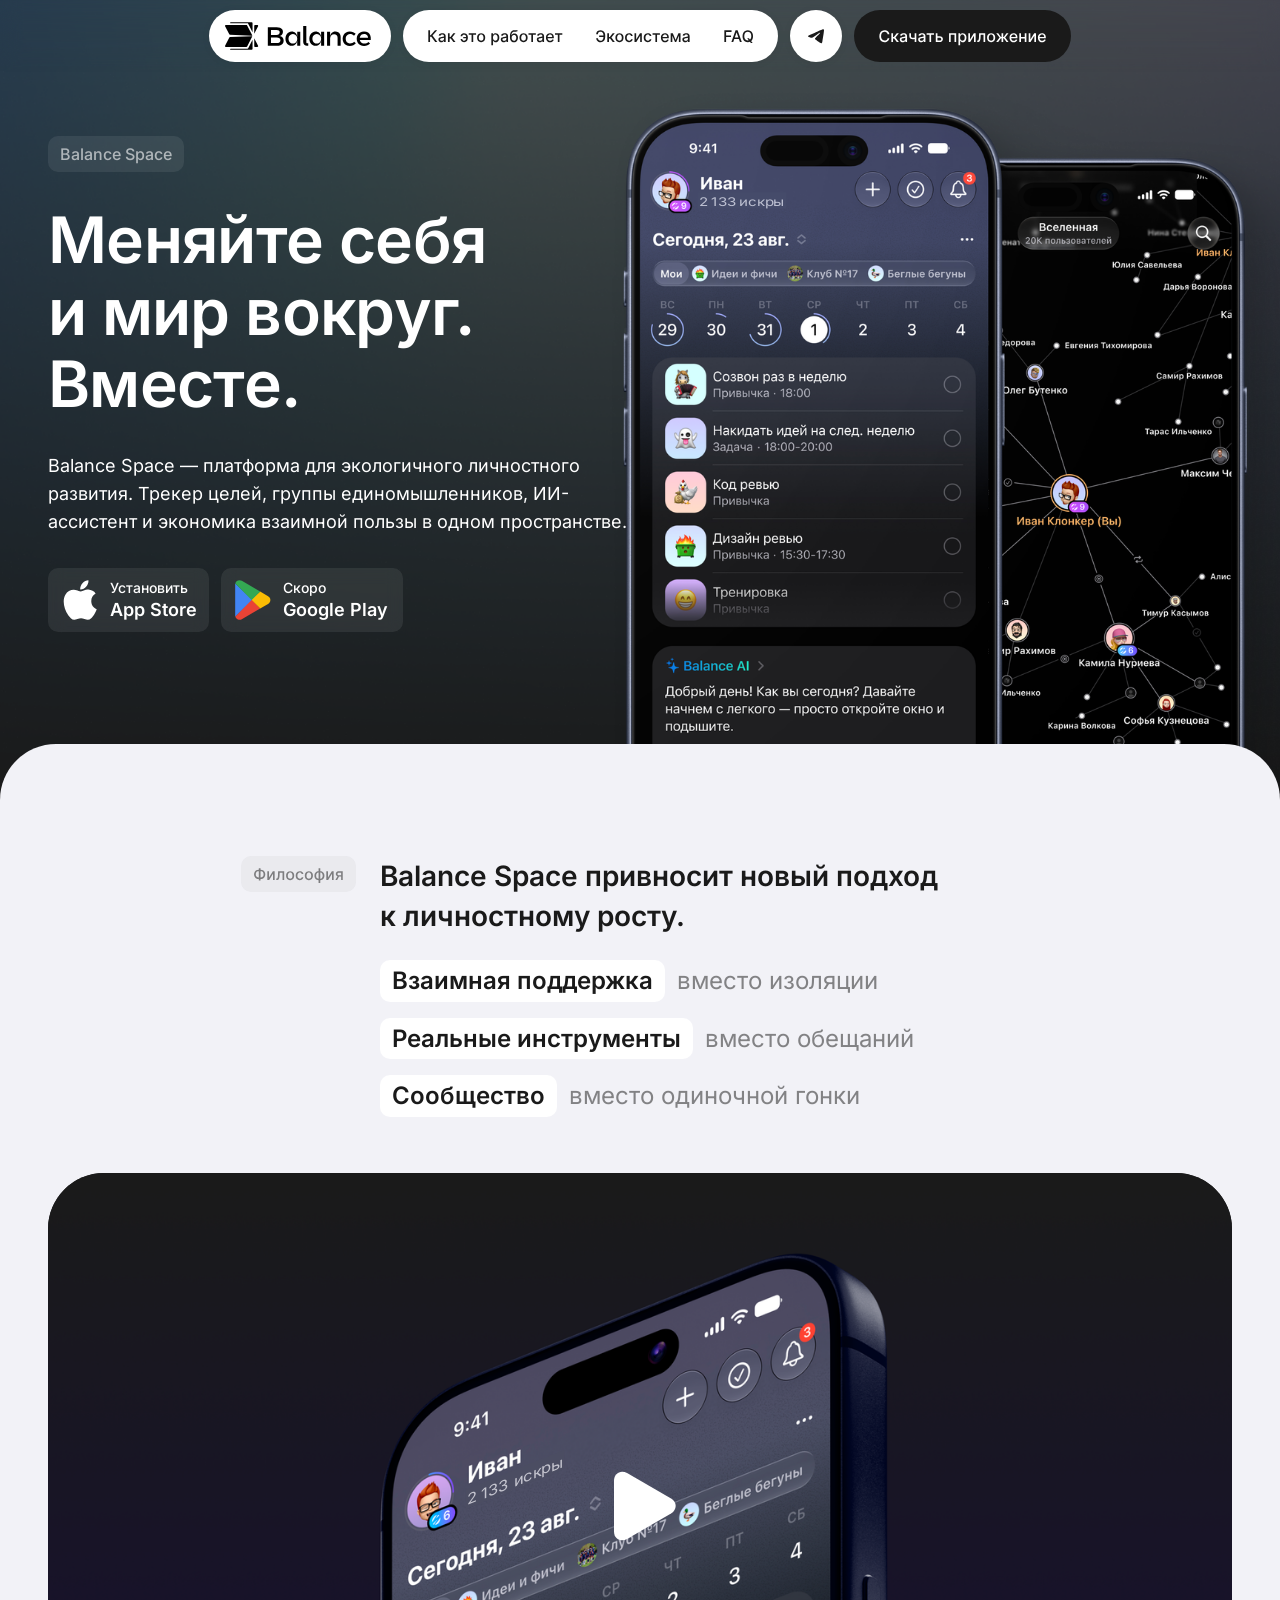
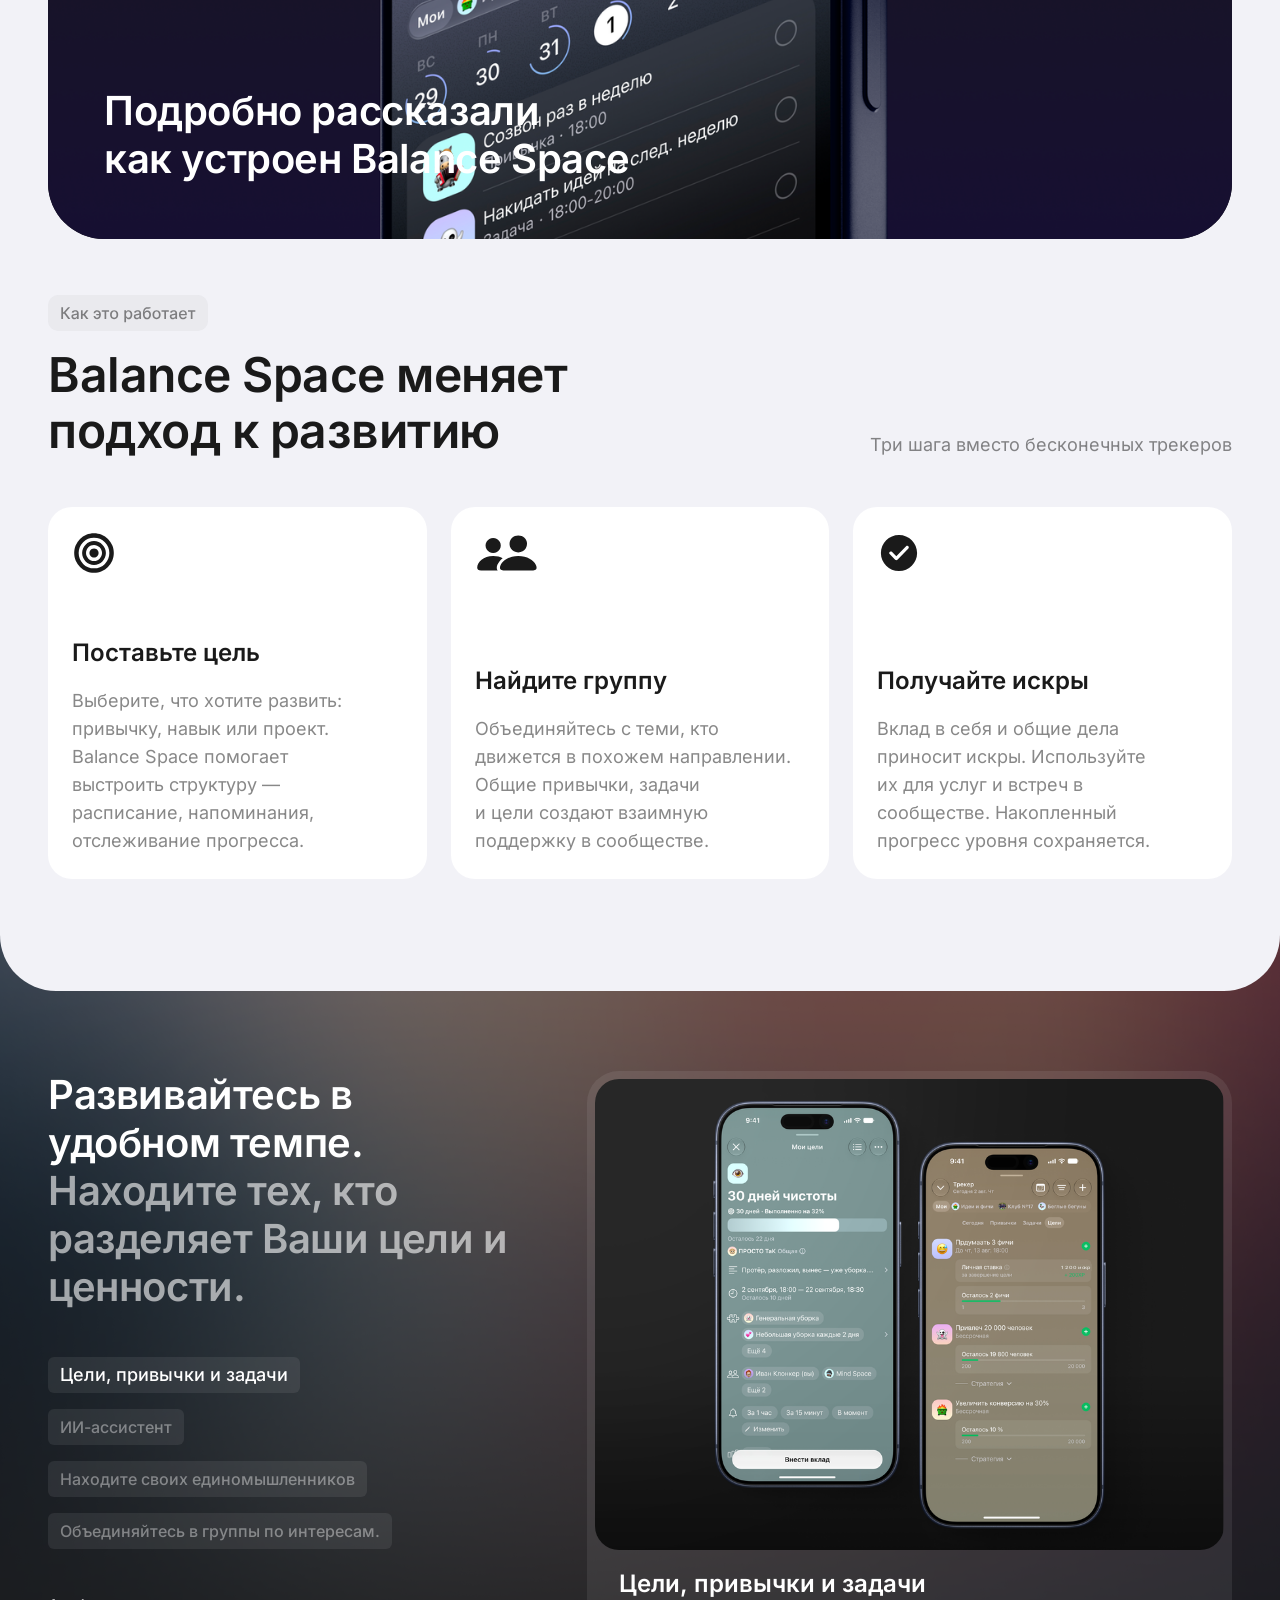
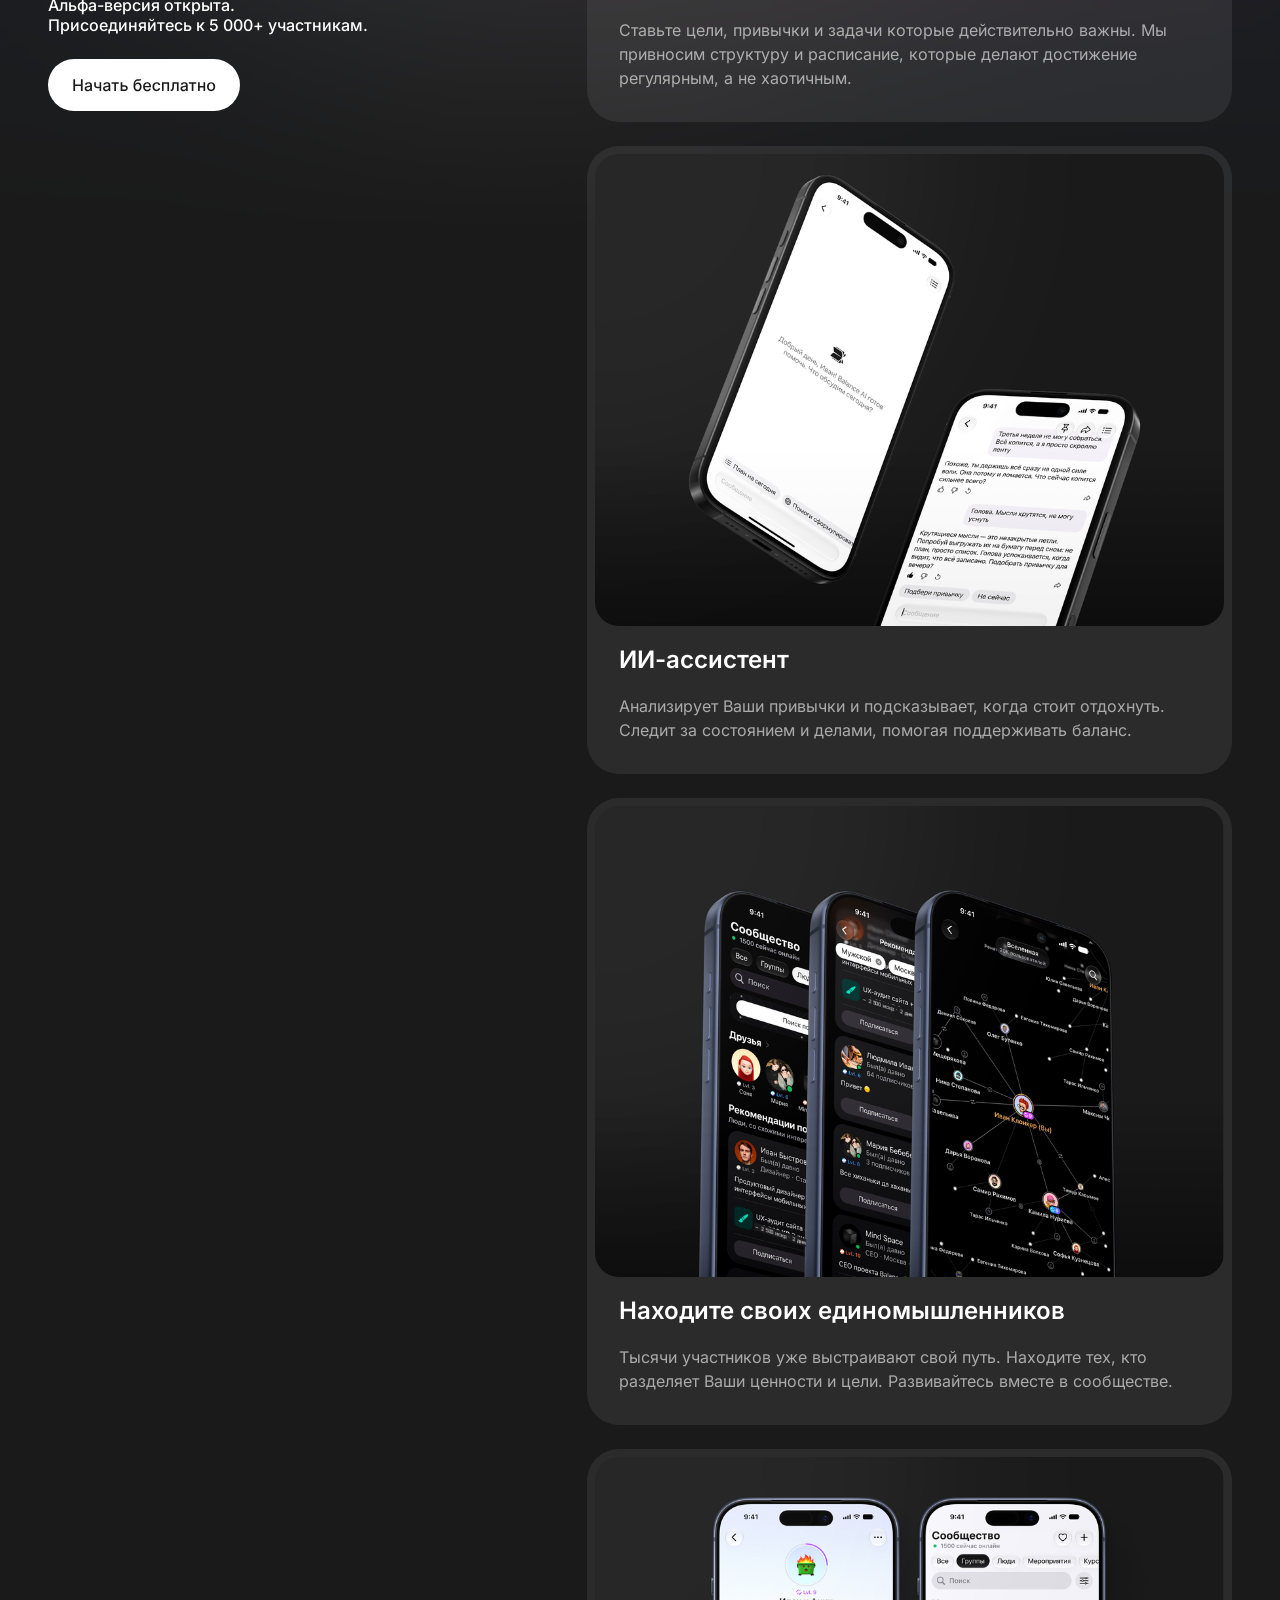
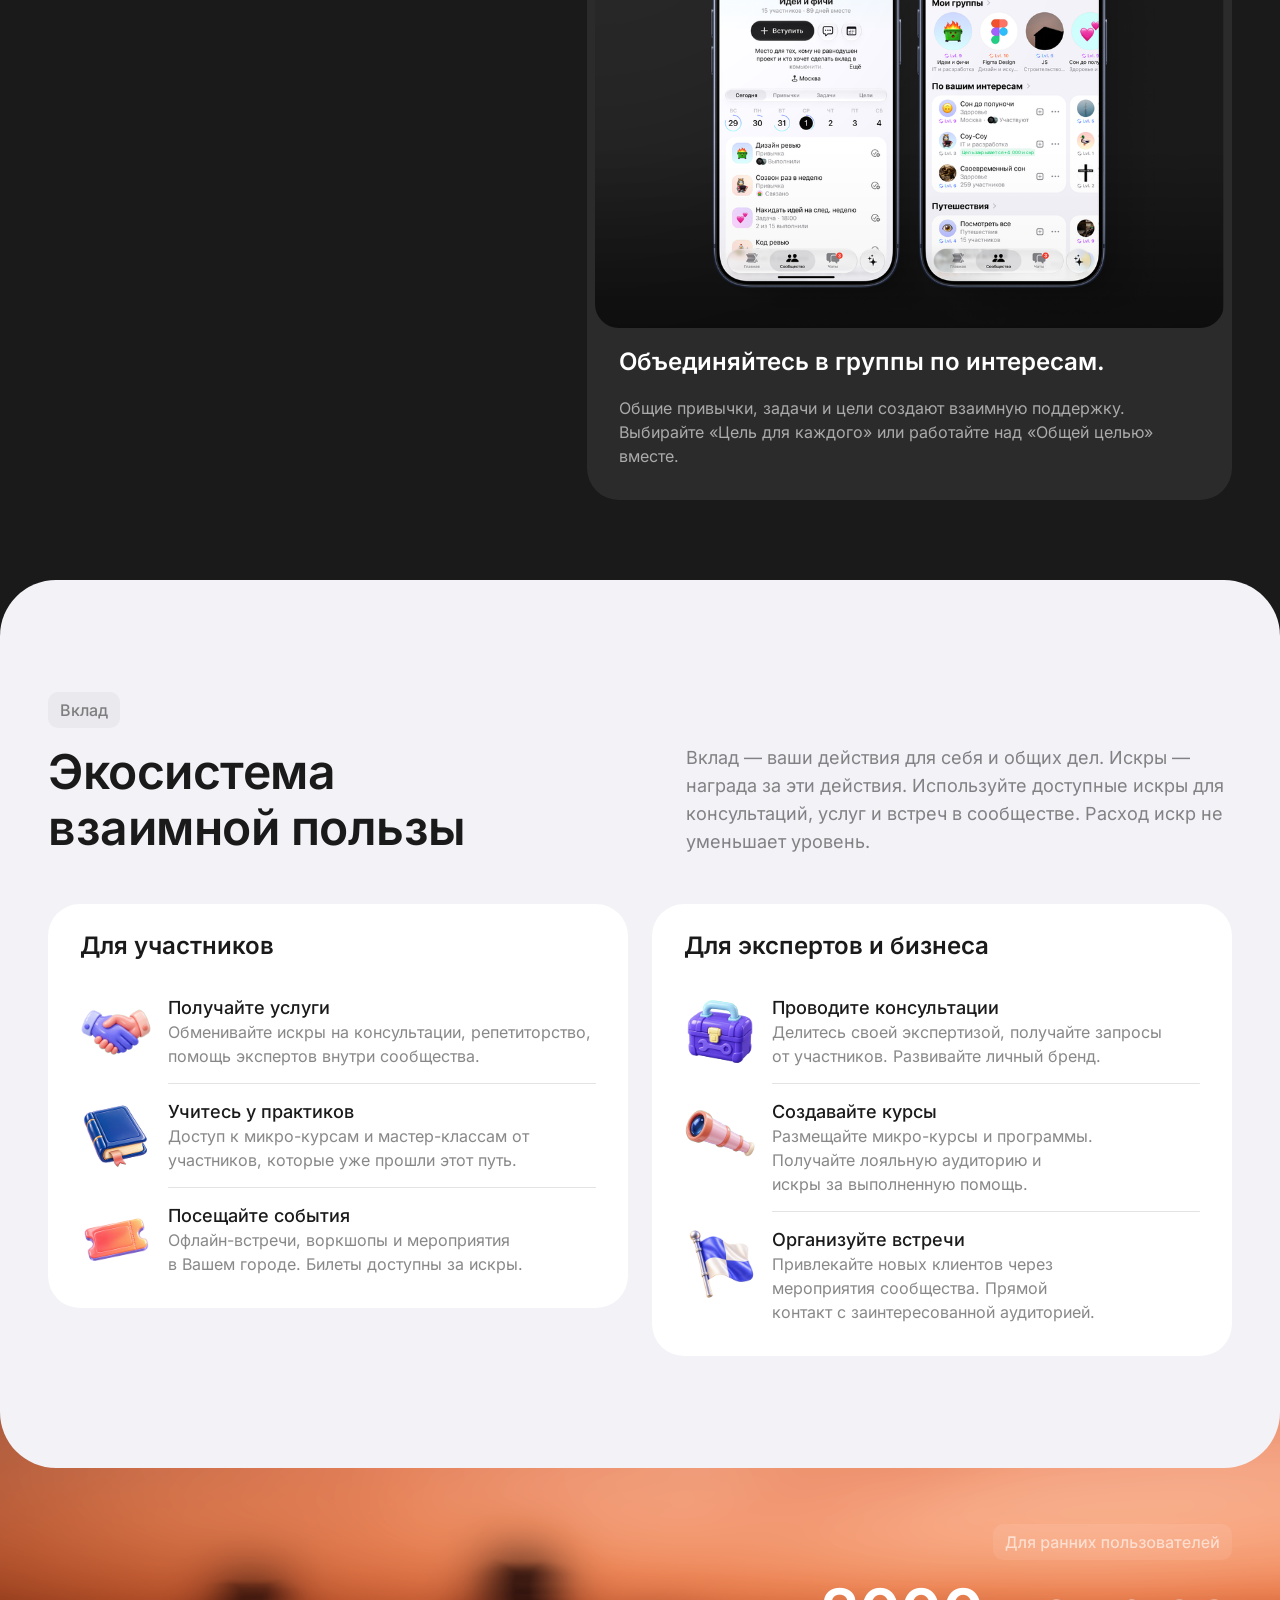
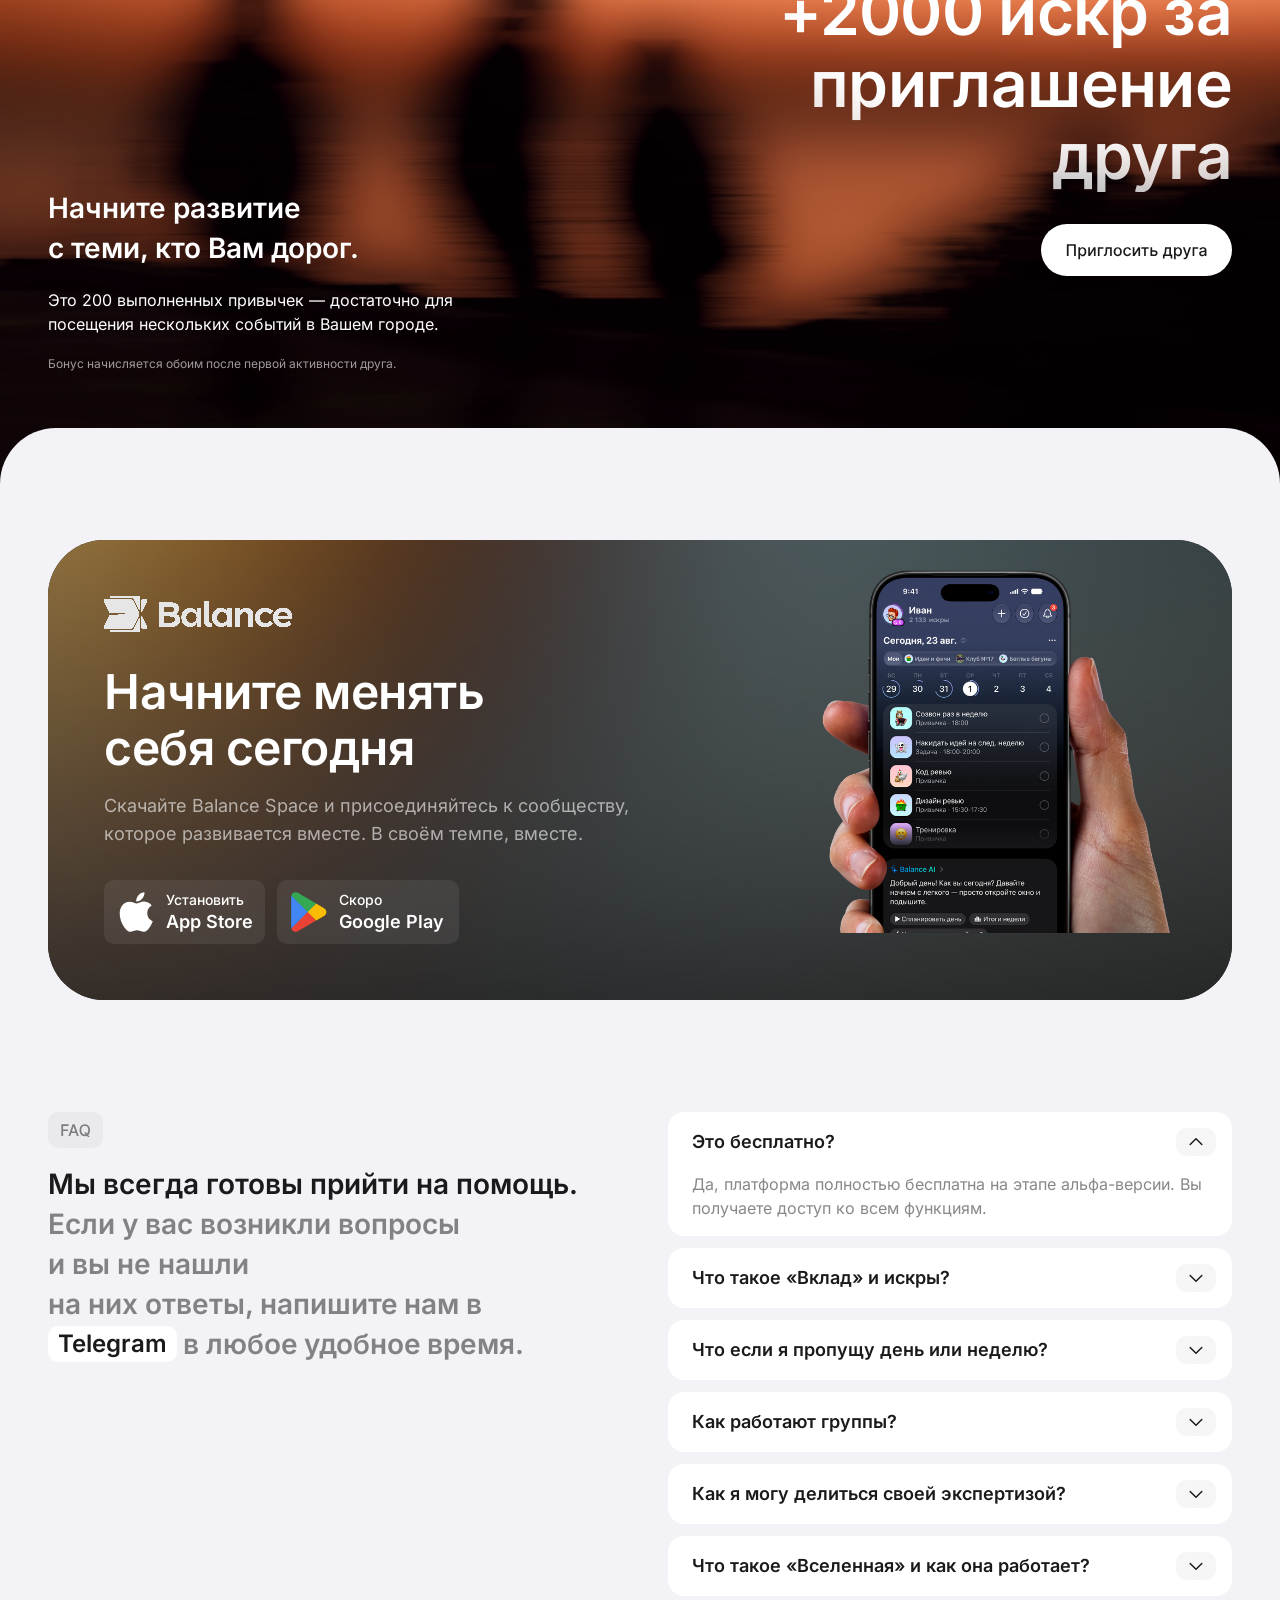
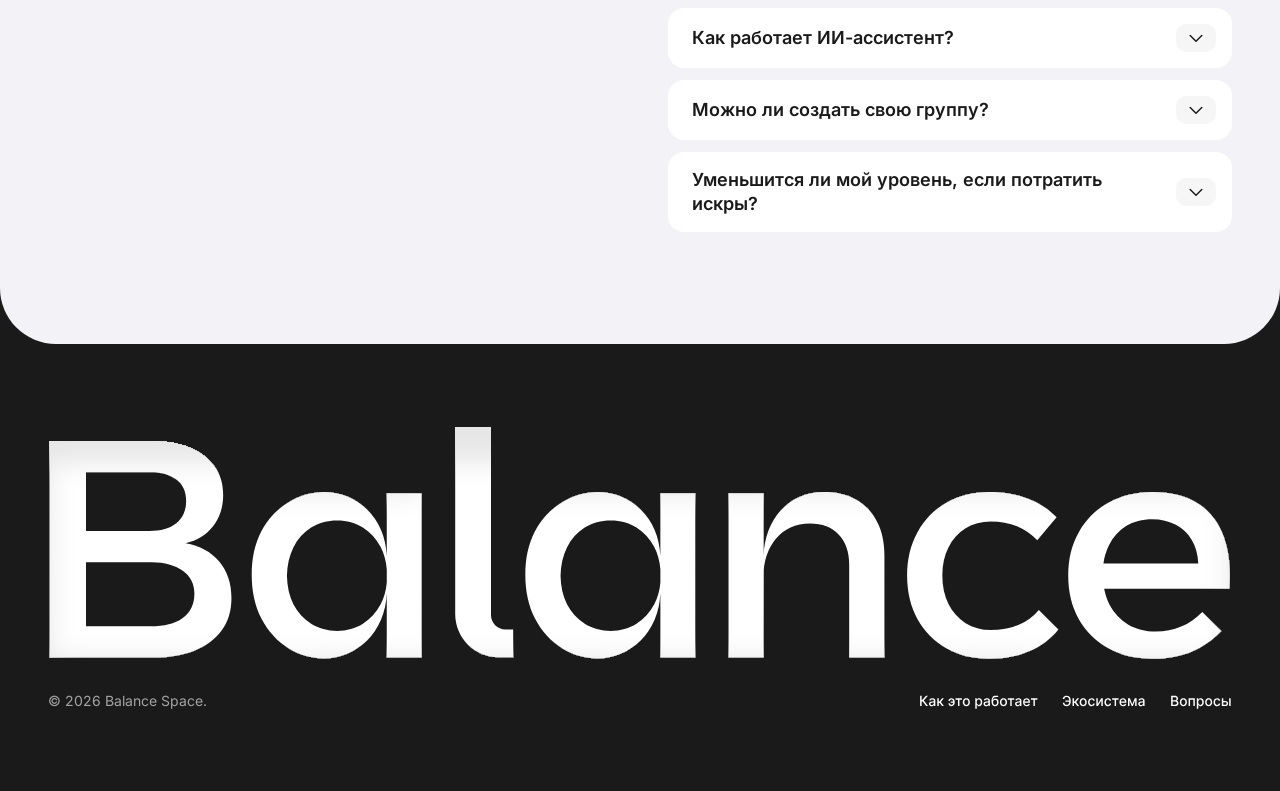
<file: index.html>
<!DOCTYPE html><html lang="ru"><head><meta charSet="utf-8"/><meta name="viewport" content="width=device-width, initial-scale=1"/><link rel="stylesheet" href="/_next/static/css/index.CLLrtAov.css" data-rsc-css-href="/_next/static/css/index.CLLrtAov.css" data-precedence="vite-rsc/importer-resources"/><link rel="modulepreload" fetchPriority="low" href="/_next/static/chunks/index-BOOCwytR.js"/><script src="/_next/static/chunks/rolldown-runtime-C60lm6uB.js" type="module" async=""></script><script src="/_next/static/chunks/framework-D_rUT4EX.js" type="module" async=""></script><link rel="modulepreload" href="/_next/static/chunks/layout-segment-context-BHW-NgLY.js" crossorigin=""/><link rel="modulepreload" href="/_next/static/chunks/intro-splash-C3vm5rum.js" crossorigin=""/><link rel="modulepreload" href="/_next/static/chunks/balance-landing-u80qF8iX.js" crossorigin=""/><title>Balance Space — Меняйте себя и мир вокруг. Вместе.</title><meta name="description" content="Цели, привычки и задачи, ИИ-ассистент и сообщество единомышленников в Balance Space. Развивайтесь в своём темпе, вместе."/><meta property="og:title" content="Balance Space — Меняйте себя и мир вокруг. Вместе."/><meta property="og:description" content="Цели, привычки и задачи, ИИ-ассистент и сообщество единомышленников в Balance Space. Развивайтесь в своём темпе, вместе."/><meta property="og:url" content="https://balancespace.app"/><meta property="og:site_name" content="Balance Space"/><meta property="og:type" content="website"/><meta property="og:locale" content="ru_RU"/><meta property="og:image" content="https://balancespace.app/balance-space-preview-20260930.png"/><meta property="og:image:width" content="1200"/><meta property="og:image:height" content="630"/><meta property="og:image:type" content="image/png"/><meta property="og:image:alt" content="Balance Space — Меняйте себя и мир вокруг. Вместе."/><meta name="twitter:card" content="summary_large_image"/><meta name="twitter:title" content="Balance Space — Меняйте себя и мир вокруг. Вместе."/><meta name="twitter:description" content="Цели, привычки и задачи, ИИ-ассистент и сообщество единомышленников в Balance Space. Развивайтесь в своём темпе, вместе."/><meta name="twitter:image" content="https://balancespace.app/balance-space-preview-20260930.png"/><meta name="twitter:image:alt" content="Balance Space — Меняйте себя и мир вокруг. Вместе."/><link rel="icon" href="/assets/logo.svg"/><link rel="canonical" href="https://balancespace.app"/><script>Object.assign(((self[Symbol.for("vinext.navigationRuntime")]??={bootstrap:{routeManifest:null},functions:{}}).bootstrap.rsc??={rsc:[]}),{params:{},nav:{"pathname":"/","searchParams":[]}})</script><link rel="modulepreload" href="/_next/static/chunks/index-BOOCwytR.js" />
</head><body><div class="intro-splash" data-phase="preparing" aria-hidden="true"><div class="intro-artboard"><img class="intro-shape intro-shape-top" src="/assets/intro/shape-top.webp" width="1549" height="728" alt="" fetchPriority="high"/><img class="intro-shape intro-shape-right" src="/assets/intro/shape-right.webp" width="1448" height="966" alt="" fetchPriority="high"/><img class="intro-shape intro-shape-left" src="/assets/intro/shape-left.webp" width="1360" height="669" alt="" fetchPriority="high"/></div><div class="intro-brand-position"><div class="intro-brand-scale"><img class="intro-brand" src="/assets/intro/balance-logo.svg" width="723" height="153" alt="" fetchPriority="high"/></div></div></div><a class="skip-link" href="#main">К содержанию</a><header class="landing-header"><div class="header-inner"><div class="brand-pill"><a href="#top" aria-label="Balance Space — в начало"><img src="/assets/landing/27109.svg" alt="Balance Space" class="header-logo" loading="eager" decoding="async"/></a><button type="button" tabindex="0" data-slot="button" aria-label="Открыть меню" aria-expanded="false" class="group/button inline-flex shrink-0 items-center justify-center rounded-lg border border-transparent bg-clip-padding text-sm font-medium whitespace-nowrap transition-all outline-none select-none focus-visible:border-ring focus-visible:ring-3 focus-visible:ring-ring/50 active:not-aria-[haspopup]:translate-y-px disabled:pointer-events-none disabled:opacity-50 aria-invalid:border-destructive aria-invalid:ring-3 aria-invalid:ring-destructive/20 dark:aria-invalid:border-destructive/50 dark:aria-invalid:ring-destructive/40 [&amp;_svg]:pointer-events-none [&amp;_svg]:shrink-0 [&amp;_svg:not([class*=&#x27;size-&#x27;])]:size-4 hover:bg-muted hover:text-foreground aria-expanded:bg-muted aria-expanded:text-foreground dark:hover:bg-muted/50 h-8 gap-1.5 px-2.5 has-data-[icon=inline-end]:pr-2 has-data-[icon=inline-start]:pl-2 mobile-menu-toggle"><span class="asset-mask " aria-hidden="true" style="--asset-src:url(&quot;/assets/landing/mobile-FgColor3.svg&quot;);--mobile-src:url(&quot;/assets/landing/mobile-FgColor3.svg&quot;);--asset-width:20px;--asset-height:20px;--mobile-width:20px;--mobile-height:20px"></span></button></div><nav class="nav-pill desktop-nav" aria-label="Основная навигация"><a href="#approach"><span class="asset-mask " role="img" aria-label="Как это работает" style="--asset-src:url(&quot;/assets/landing/9ed49.svg&quot;);--mobile-src:url(&quot;/assets/landing/9ed49.svg&quot;);--asset-width:136px;--asset-height:20px;--mobile-width:136px;--mobile-height:20px"></span></a><a href="#ecosystem"><span class="asset-mask " role="img" aria-label="Экосистема" style="--asset-src:url(&quot;/assets/landing/16c62.svg&quot;);--mobile-src:url(&quot;/assets/landing/16c62.svg&quot;);--asset-width:96px;--asset-height:20px;--mobile-width:96px;--mobile-height:20px"></span></a><a href="#faq"><span class="asset-mask " role="img" aria-label="FAQ" style="--asset-src:url(&quot;/assets/landing/291a8.svg&quot;);--mobile-src:url(&quot;/assets/landing/291a8.svg&quot;);--asset-width:31px;--asset-height:20px;--mobile-width:31px;--mobile-height:20px"></span></a></nav><div class="social-pill"><a class="social-button" aria-label="Связаться в Telegram" href="https://t.me/mind3scap3" target="_blank" rel="noreferrer"><span class="asset-mask " aria-hidden="true" style="--asset-src:url(&quot;/assets/landing/8fb5c.svg&quot;);--mobile-src:url(&quot;/assets/landing/8fb5c.svg&quot;);--asset-width:20px;--asset-height:20px;--mobile-width:20px;--mobile-height:20px"></span></a></div><a class="pill-button header-cta" href="#download"><span class="asset-mask " role="img" aria-label="Скачать приложение" style="--asset-src:url(&quot;/assets/landing/d9ad1.svg&quot;);--mobile-src:url(&quot;/assets/landing/d9ad1.svg&quot;);--asset-width:169px;--asset-height:20px;--mobile-width:169px;--mobile-height:20px"></span></a><a class="mobile-download" href="#download" aria-label="Скачать Balance Space"><span class="asset-mask " aria-hidden="true" style="--asset-src:url(&quot;/assets/landing/mobile-FgColor4.svg&quot;);--mobile-src:url(&quot;/assets/landing/mobile-FgColor4.svg&quot;);--asset-width:20px;--asset-height:20px;--mobile-width:20px;--mobile-height:20px"></span></a></div></header><main id="main" tabindex="-1"><section id="top" class="landing-hero" data-node-id="14009:6701"><picture class="responsive-asset"><source type="image/webp" srcSet="/assets/landing/699f0.w480.webp 480w, /assets/landing/699f0.w960.webp 960w, /assets/landing/699f0.w1440.webp 1440w, /assets/landing/699f0.w2160.webp 2160w, /assets/landing/699f0.webp 3840w" sizes="100vw"/><img src="/assets/landing/699f0.png" alt="" class="section-background" loading="eager" decoding="async"/></picture><div class="landing-wrap hero-inner"><div class="hero-copy"><span class="section-badge on-dark brand-name-badge">Balance Space</span><h1>Меняйте себя и мир вокруг. Вместе.</h1><p>Balance Space — платформа для экологичного личностного развития. Трекер целей, группы единомышленников, ИИ-ассистент и экономика взаимной пользы в одном пространстве.</p><div class="store-buttons"><a class="store-button" href="https://testflight.apple.com/join/fU6nsc4N" target="_blank" rel="noreferrer" aria-label="Установить Balance Space через TestFlight"><span class="store-icon"><picture class="responsive-asset"><source media="(max-width: 900px)" srcSet="/assets/landing/mobile-AppleMonochrome1.svg" width="36" height="36"/><img src="/assets/landing/91487.svg" alt="" class="" width="44" height="44" loading="lazy" decoding="async"/></picture></span><span><small>Установить</small><strong>App Store</strong></span></a><span class="store-button store-button--soon" aria-label="Balance Space для Android — скоро в Google Play"><span class="store-icon"><img src="/assets/landing/c8730.svg" alt="" class="" width="20" height="20" loading="lazy" decoding="async"/></span><span><small>Скоро</small><strong>Google Play</strong></span></span></div></div><div class="hero-art"><svg class="figma-currency-art " viewBox="0 0 3840 2880" preserveAspectRatio="xMidYMid slice" role="img" aria-label="Цели, привычки и личная вселенная в приложении Balance Space"><foreignObject width="3840" height="2880"><picture class="responsive-asset"><source type="image/webp" srcSet="/assets/landing/06da9.w480.webp 480w, /assets/landing/06da9.w960.webp 960w, /assets/landing/06da9.w1440.webp 1440w, /assets/landing/06da9.w2160.webp 2160w, /assets/landing/06da9.webp 3840w" sizes="(max-width: 400px) 440px, (max-width: 900px) 600px, 1045px"/><img src="/assets/landing/06da9.png" alt="Цели, привычки и личная вселенная в приложении Balance Space" class="" loading="eager" decoding="async" fetchPriority="high"/></picture></foreignObject><g aria-hidden="true"><g transform="translate(1066 740) skewY(0)"><rect x="-5" y="-48" width="320" height="58" fill="#454b6a"></rect><text y="0" font-family="Inter, sans-serif" font-size="43" fill="#bec1d2" textLength="310" lengthAdjust="spacingAndGlyphs">2 133 искры</text></g></g></svg></div></div><div class="section-cap bottom-cap"></div></section><section class="landing-wrap intro-section" aria-labelledby="intro-title" data-node-id="14032:6600"><span class="section-badge "><span class="asset-mask " role="img" aria-label="Философия" style="--asset-src:url(&quot;/assets/landing/37ce6.svg&quot;);--mobile-src:url(&quot;/assets/landing/mobile-ForegroundColor1.svg&quot;);--asset-width:91px;--asset-height:20px;--mobile-width:80px;--mobile-height:20px"></span></span><div class="intro-copy"><h2 id="intro-title">Balance Space привносит новый подход к личностному росту.</h2><ul class="philosophy-points"><li><a href="#groups">Взаимная поддержка</a><span>вместо изоляции</span></li><li><a href="#features">Реальные инструменты</a><span>вместо обещаний</span></li><li><a href="#people">Сообщество</a><span>вместо одиночной гонки</span></li></ul></div></section><section class="landing-wrap video-section" aria-label="Знакомство с Balance Space" data-node-id="14204:10731"><h2 class="mobile-video-title">Подробно рассказали как устроен Balance Space</h2><div class="video-card"><svg class="figma-currency-art video-poster" viewBox="0 0 3840 2160" preserveAspectRatio="xMidYMid slice" role="img" aria-label="Презентация возможностей Balance Space"><foreignObject width="3840" height="2160"><picture class="responsive-asset"><source type="image/webp" srcSet="/assets/landing/7a355.w480.webp 480w, /assets/landing/7a355.w960.webp 960w, /assets/landing/7a355.w1440.webp 1440w, /assets/landing/7a355.w2160.webp 2160w, /assets/landing/7a355.webp 3840w" sizes="(max-width: 900px) calc(100vw - 32px), (min-width: 1440px) 1344px, calc(100vw - 96px)"/><img src="/assets/landing/7a355.png" alt="Презентация возможностей Balance Space" class="video-poster" loading="lazy" decoding="async"/></picture></foreignObject><g aria-hidden="true"><g transform="translate(1360 1078) skewY(-22)"><rect x="-5" y="-53" width="320" height="63" fill="#4b4d62"></rect><text y="0" font-family="Inter, sans-serif" font-size="48" fill="#c5c5cf" textLength="310" lengthAdjust="spacingAndGlyphs">2 133 искры</text></g></g></svg><h2>Подробно рассказали<br/>как устроен Balance Space</h2><button type="button" tabindex="0" data-slot="button" aria-label="Смотреть видео о Balance Space" class="group/button inline-flex shrink-0 items-center justify-center rounded-lg border border-transparent bg-clip-padding text-sm font-medium whitespace-nowrap transition-all outline-none select-none focus-visible:border-ring focus-visible:ring-3 focus-visible:ring-ring/50 active:not-aria-[haspopup]:translate-y-px disabled:pointer-events-none disabled:opacity-50 aria-invalid:border-destructive aria-invalid:ring-3 aria-invalid:ring-destructive/20 dark:aria-invalid:border-destructive/50 dark:aria-invalid:ring-destructive/40 [&amp;_svg]:pointer-events-none [&amp;_svg]:shrink-0 [&amp;_svg:not([class*=&#x27;size-&#x27;])]:size-4 hover:bg-muted hover:text-foreground aria-expanded:bg-muted aria-expanded:text-foreground dark:hover:bg-muted/50 h-8 gap-1.5 px-2.5 has-data-[icon=inline-end]:pr-2 has-data-[icon=inline-start]:pl-2 play-button"><img src="/assets/landing/common/play.svg" alt="" class="" width="128" height="128" loading="lazy" decoding="async"/></button></div></section><section id="approach" class="landing-wrap approach-section" data-node-id="14009:7483"><div class="section-heading"><div><span class="section-badge "><span class="asset-mask " role="img" aria-label="Как это работает" style="--asset-src:url(&quot;/assets/landing/d4226.svg&quot;);--mobile-src:url(&quot;/assets/landing/mobile-ForegroundColor2.svg&quot;);--asset-width:136px;--asset-height:20px;--mobile-width:119px;--mobile-height:20px"></span></span><h2>Balance Space меняет<br/>подход к развитию</h2></div><p>Три шага вместо бесконечных трекеров</p></div><div class="step-grid"><article class="step-card"><div class="step-icon-wrap"><img src="/assets/landing/common/castom-icon-1.svg" alt="" class="step-icon" height="44" loading="lazy" decoding="async"/></div><div><h3>Поставьте цель</h3><p>Выберите, что хотите развить: привычку, навык или проект. Balance Space помогает выстроить структуру — расписание, напоминания, отслеживание прогресса.</p></div></article><article class="step-card"><div class="step-icon-wrap"><img src="/assets/landing/common/castom-icon-2.svg" alt="" class="step-icon" height="44" loading="lazy" decoding="async"/></div><div><h3>Найдите группу</h3><p>Объединяйтесь с теми, кто движется в похожем направлении. Общие привычки, задачи и цели создают взаимную поддержку в сообществе.</p></div></article><article class="step-card"><div class="step-icon-wrap"><img src="/assets/landing/common/check-circle.svg" alt="" class="step-icon" height="44" loading="lazy" decoding="async"/></div><div><h3>Получайте искры</h3><p>Вклад в себя и общие дела приносит искры. Используйте их для услуг и встреч в сообществе. Накопленный прогресс уровня сохраняется.</p></div></article></div></section><section id="features" class="features-section" data-node-id="14029:420"><div class="feature-background"><picture class="responsive-asset"><source type="image/webp" srcSet="/assets/landing/ef165.w480.webp 480w, /assets/landing/ef165.w960.webp 960w, /assets/landing/ef165.w1440.webp 1440w, /assets/landing/ef165.w2160.webp 2160w, /assets/landing/ef165.webp 4096w" sizes="100vw"/><img src="/assets/landing/ef165.png" alt="" class="" loading="lazy" decoding="async"/></picture></div><div class="section-cap top-cap"></div><div class="landing-wrap features-layout"><aside class="features-aside"><h2>Развивайтесь в удобном темпе.<!-- --> <span>Находите тех, кто разделяет Ваши цели и ценности.</span></h2><nav class="feature-tabs" aria-label="Возможности Balance Space"><a href="#goals" class="active" aria-current="location">Цели, привычки и задачи</a><a href="#assistant" class="">ИИ-ассистент</a><a href="#people" class="">Находите своих единомышленников</a><a href="#groups" class="">Объединяйтесь в группы по интересам.</a></nav><div class="feature-join"><p>Альфа-версия открыта. Присоединяйтесь к 5 000+ участникам.</p><a class="pill-button light-button" href="#download"><span class="asset-mask " role="img" aria-label="Присоединиться" style="--asset-src:url(&quot;/assets/landing/876f7.svg&quot;);--mobile-src:url(&quot;/assets/landing/876f7.svg&quot;);--asset-width:144px;--asset-height:20px;--mobile-width:144px;--mobile-height:20px"></span></a></div></aside><div class="feature-cards"><article id="goals" data-feature="true" data-node-id="14113:3570" class="feature-card"><div class="feature-image"><svg class="figma-currency-art " viewBox="0 0 3840 2880" preserveAspectRatio="xMidYMid slice" role="img" aria-label="Цели, привычки и задачи в Balance Space"><foreignObject width="3840" height="2880"><picture class="responsive-asset"><source type="image/webp" srcSet="/assets/landing/286c1.w480.webp 480w, /assets/landing/286c1.w960.webp 960w, /assets/landing/286c1.w1440.webp 1440w, /assets/landing/286c1.w2160.webp 2160w, /assets/landing/286c1.webp 3840w" sizes="(max-width: 900px) calc(100vw - 32px), (min-width: 1440px) 684px, 50vw"/><img src="/assets/landing/286c1.png" alt="Цели, привычки и задачи в Balance Space" class="" width="3840" height="2880" loading="lazy" decoding="async"/></picture></foreignObject><g aria-hidden="true"><g transform="translate(2847 1162) skewY(0)"><rect x="-5" y="-31" width="193" height="41" fill="#958a76"></rect><text y="0" font-family="Inter, sans-serif" font-size="26" fill="#f7f7f7" textLength="183" lengthAdjust="spacingAndGlyphs">1 200 искр</text></g></g></svg></div><div class="feature-copy"><h3>Цели, привычки и задачи</h3><p>Ставьте цели, привычки и задачи которые действительно важны. Мы привносим структуру и расписание, которые делают достижение регулярным, а не хаотичным.</p></div></article><article id="assistant" data-feature="true" data-node-id="14113:3577" class="feature-card"><div class="feature-image"><picture class="responsive-asset"><source type="image/webp" srcSet="/assets/landing/71bcd.w480.webp 480w, /assets/landing/71bcd.w960.webp 960w, /assets/landing/71bcd.w1440.webp 1440w, /assets/landing/71bcd.w2160.webp 2160w, /assets/landing/71bcd.webp 3840w" sizes="(max-width: 900px) calc(100vw - 32px), (min-width: 1440px) 684px, 50vw"/><img src="/assets/landing/71bcd.png" alt="ИИ-ассистент в Balance Space" class="" width="3840" height="2880" loading="lazy" decoding="async"/></picture></div><div class="feature-copy"><h3>ИИ-ассистент</h3><p>Анализирует Ваши привычки и подсказывает, когда стоит отдохнуть. Следит за состоянием и делами, помогая поддерживать баланс.</p></div></article><article id="people" data-feature="true" data-node-id="14113:3589" class="feature-card"><div class="feature-image"><svg class="figma-currency-art " viewBox="0 0 3840 2880" preserveAspectRatio="xMidYMid slice" role="img" aria-label="Находите своих единомышленников в Balance Space"><foreignObject width="3840" height="2880"><picture class="responsive-asset"><source media="(max-width: 900px)" type="image/webp" srcSet="/assets/landing/93cb2.w480.webp 480w, /assets/landing/93cb2.w960.webp 960w, /assets/landing/93cb2.w1440.webp 1440w, /assets/landing/93cb2.w2160.webp 2160w, /assets/landing/93cb2.webp 3840w" sizes="(max-width: 900px) calc(100vw - 32px), (min-width: 1440px) 684px, 50vw" width="3840" height="2880"/><source media="(max-width: 900px)" srcSet="/assets/landing/93cb2.png" width="3840" height="2880"/><source type="image/webp" srcSet="/assets/landing/4b94e.w480.webp 480w, /assets/landing/4b94e.w960.webp 960w, /assets/landing/4b94e.w1440.webp 1440w, /assets/landing/4b94e.w2160.webp 2160w, /assets/landing/4b94e.webp 3840w" sizes="(max-width: 900px) calc(100vw - 32px), (min-width: 1440px) 684px, 50vw"/><img src="/assets/landing/4b94e.png" alt="Находите своих единомышленников в Balance Space" class="" width="3840" height="2880" loading="lazy" decoding="async"/></picture></foreignObject><g class="currency-desktop-labels" aria-hidden="true"><g transform="translate(1635 1192) skewY(18)"><rect x="-5" y="-38" width="315" height="48" fill="#1a1a1c"></rect><text y="0" font-family="Inter, sans-serif" font-size="33" fill="#f7f7f7" textLength="305" lengthAdjust="spacingAndGlyphs">~ 2 500 искр · 2 дня</text></g><g transform="translate(978 2582) skewY(18)"><rect x="-5" y="-38" width="316" height="48" fill="#1b1b1d"></rect><text y="0" font-family="Inter, sans-serif" font-size="33" fill="#f7f7f7" textLength="306" lengthAdjust="spacingAndGlyphs">~ 2 500 искр · 2 дня</text></g></g><g class="currency-mobile-labels" aria-hidden="true"><g transform="translate(2241 1817) skewY(0)"><rect x="-5" y="-32" width="453" height="42" fill="#e5f8ef"></rect><text y="0" font-family="Inter, sans-serif" font-size="27" fill="#0bcc69" textLength="443" lengthAdjust="spacingAndGlyphs">Цель закрывается +4 000 искр</text></g></g></svg></div><div class="feature-copy"><h3>Находите своих единомышленников</h3><p>Тысячи участников уже выстраивают свой путь. Находите тех, кто разделяет Ваши ценности и цели. Развивайтесь вместе в сообществе.</p></div></article><article id="groups" data-feature="true" data-node-id="14113:3583" class="feature-card"><div class="feature-image"><svg class="figma-currency-art " viewBox="0 0 3840 2880" preserveAspectRatio="xMidYMid slice" role="img" aria-label="Объединяйтесь в группы по интересам. в Balance Space"><foreignObject width="3840" height="2880"><picture class="responsive-asset"><source media="(max-width: 900px)" type="image/webp" srcSet="/assets/landing/4b94e.w480.webp 480w, /assets/landing/4b94e.w960.webp 960w, /assets/landing/4b94e.w1440.webp 1440w, /assets/landing/4b94e.w2160.webp 2160w, /assets/landing/4b94e.webp 3840w" sizes="(max-width: 900px) calc(100vw - 32px), (min-width: 1440px) 684px, 50vw" width="3840" height="2880"/><source media="(max-width: 900px)" srcSet="/assets/landing/4b94e.png" width="3840" height="2880"/><source type="image/webp" srcSet="/assets/landing/93cb2.w480.webp 480w, /assets/landing/93cb2.w960.webp 960w, /assets/landing/93cb2.w1440.webp 1440w, /assets/landing/93cb2.w2160.webp 2160w, /assets/landing/93cb2.webp 3840w" sizes="(max-width: 900px) calc(100vw - 32px), (min-width: 1440px) 684px, 50vw"/><img src="/assets/landing/93cb2.png" alt="Объединяйтесь в группы по интересам. в Balance Space" class="" width="3840" height="2880" loading="lazy" decoding="async"/></picture></foreignObject><g class="currency-desktop-labels" aria-hidden="true"><g transform="translate(2241 1817) skewY(0)"><rect x="-5" y="-32" width="453" height="42" fill="#e5f8ef"></rect><text y="0" font-family="Inter, sans-serif" font-size="27" fill="#0bcc69" textLength="443" lengthAdjust="spacingAndGlyphs">Цель закрывается +4 000 искр</text></g></g><g class="currency-mobile-labels" aria-hidden="true"><g transform="translate(1635 1192) skewY(18)"><rect x="-5" y="-38" width="315" height="48" fill="#1a1a1c"></rect><text y="0" font-family="Inter, sans-serif" font-size="33" fill="#f7f7f7" textLength="305" lengthAdjust="spacingAndGlyphs">~ 2 500 искр · 2 дня</text></g><g transform="translate(978 2582) skewY(18)"><rect x="-5" y="-38" width="316" height="48" fill="#1b1b1d"></rect><text y="0" font-family="Inter, sans-serif" font-size="33" fill="#f7f7f7" textLength="306" lengthAdjust="spacingAndGlyphs">~ 2 500 искр · 2 дня</text></g></g></svg></div><div class="feature-copy"><h3>Объединяйтесь в группы по интересам.</h3><p>Общие привычки, задачи и цели создают взаимную поддержку. Выбирайте «Цель для каждого» или работайте над «Общей целью» вместе.</p></div></article></div></div><div class="section-cap bottom-cap"></div></section><section id="ecosystem" class="landing-wrap ecosystem-section" data-node-id="14049:361"><div class="section-heading"><div><span class="section-badge brand-name-badge">Вклад</span><h2>Экосистема<br/>взаимной пользы</h2></div><p>Вклад — ваши действия для себя и общих дел. Искры — награда за эти действия. Используйте доступные искры для консультаций, услуг и встреч в сообществе. Расход искр не уменьшает уровень.</p></div><div class="economy-switch" aria-label="Для кого экосистема"><button aria-pressed="true"><span class="asset-mask " role="img" aria-label="Для участников" style="--asset-src:url(&quot;/assets/landing/mobile-FgColor6.svg&quot;);--mobile-src:url(&quot;/assets/landing/mobile-FgColor6.svg&quot;);--asset-width:94px;--asset-height:20px;--mobile-width:94px;--mobile-height:20px"></span></button><button aria-pressed="false"><span class="asset-mask " role="img" aria-label="Для экспертов и бизнеса" style="--asset-src:url(&quot;/assets/landing/mobile-FgColor7.svg&quot;);--mobile-src:url(&quot;/assets/landing/mobile-FgColor7.svg&quot;);--asset-width:87px;--asset-height:20px;--mobile-width:87px;--mobile-height:20px"></span></button></div><div class="economy-grid"><article class="economy-card selected"><h3>Для участников</h3><div><div class="economy-row"><div class="economy-icon"><picture class="responsive-asset"><source type="image/webp" srcSet="/assets/landing/90ca4.w192.webp 192w, /assets/landing/90ca4.w384.webp 384w, /assets/landing/90ca4.webp 1254w" sizes="(max-width: 900px) 60px, 72px"/><img src="/assets/landing/90ca4.png" alt="" class="contain" loading="lazy" decoding="async"/></picture><picture class="responsive-asset"><source type="image/webp" srcSet="/assets/landing/bb465.w192.webp 192w, /assets/landing/bb465.w384.webp 384w, /assets/landing/bb465.webp 1024w" sizes="(max-width: 900px) 60px, 72px"/><img src="/assets/landing/bb465.png" alt="" class="" loading="lazy" decoding="async"/></picture></div><div class="economy-copy"><picture class="responsive-asset"><source media="(max-width: 900px)" srcSet="/assets/landing/mobile-Divider.svg" width="244" height="4.5"/><img src="/assets/landing/ed9bf.svg" alt="" class="economy-divider" loading="lazy" decoding="async"/></picture><h4>Получайте услуги</h4><p>Обменивайте искры на консультации, репетиторство, помощь экспертов внутри сообщества.</p></div></div><div class="economy-row"><div class="economy-icon"><picture class="responsive-asset"><source type="image/webp" srcSet="/assets/landing/7ac90.w192.webp 192w, /assets/landing/7ac90.w384.webp 384w, /assets/landing/7ac90.webp 1254w" sizes="(max-width: 900px) 60px, 72px"/><img src="/assets/landing/7ac90.png" alt="" class="contain" loading="lazy" decoding="async"/></picture><picture class="responsive-asset"><source type="image/webp" srcSet="/assets/landing/2647b.w192.webp 192w, /assets/landing/2647b.w384.webp 384w, /assets/landing/2647b.webp 1024w" sizes="(max-width: 900px) 60px, 72px"/><img src="/assets/landing/2647b.png" alt="" class="" loading="lazy" decoding="async"/></picture></div><div class="economy-copy"><picture class="responsive-asset"><source media="(max-width: 900px)" srcSet="/assets/landing/mobile-Divider.svg" width="244" height="4.5"/><img src="/assets/landing/ed9bf.svg" alt="" class="economy-divider" loading="lazy" decoding="async"/></picture><h4>Учитесь у практиков</h4><p>Доступ к микро-курсам и мастер-классам от участников, которые уже прошли этот путь.</p></div></div><div class="economy-row"><div class="economy-icon"><picture class="responsive-asset"><source type="image/webp" srcSet="/assets/landing/71fe3.w192.webp 192w, /assets/landing/71fe3.w384.webp 384w, /assets/landing/71fe3.webp 1536w" sizes="(max-width: 900px) 60px, 72px"/><img src="/assets/landing/71fe3.png" alt="" class="contain" loading="lazy" decoding="async"/></picture></div><div class="economy-copy"><picture class="responsive-asset"><source media="(max-width: 900px)" srcSet="/assets/landing/mobile-Divider.svg" width="244" height="4.5"/><img src="/assets/landing/ed9bf.svg" alt="" class="economy-divider" loading="lazy" decoding="async"/></picture><h4>Посещайте события</h4><p>Офлайн-встречи, воркшопы и мероприятия в Вашем городе. Билеты доступны за искры.</p></div></div></div></article><article class="economy-card "><h3>Для экспертов и бизнеса</h3><div><div class="economy-row"><div class="economy-icon"><picture class="responsive-asset"><source type="image/webp" srcSet="/assets/landing/74c85.w192.webp 192w, /assets/landing/74c85.w384.webp 384w, /assets/landing/74c85.webp 1254w" sizes="(max-width: 900px) 60px, 72px"/><img src="/assets/landing/74c85.png" alt="" class="contain" loading="lazy" decoding="async"/></picture><picture class="responsive-asset"><source type="image/webp" srcSet="/assets/landing/d32fa.w192.webp 192w, /assets/landing/d32fa.w384.webp 384w, /assets/landing/d32fa.webp 1024w" sizes="(max-width: 900px) 60px, 72px"/><img src="/assets/landing/d32fa.png" alt="" class="" loading="lazy" decoding="async"/></picture></div><div class="economy-copy"><picture class="responsive-asset"><source media="(max-width: 900px)" srcSet="/assets/landing/mobile-Divider.svg" width="244" height="4.5"/><img src="/assets/landing/ed9bf.svg" alt="" class="economy-divider" loading="lazy" decoding="async"/></picture><h4>Проводите консультации</h4><p>Делитесь своей экспертизой, получайте запросы от участников. Развивайте личный бренд.</p></div></div><div class="economy-row"><div class="economy-icon"><picture class="responsive-asset"><source type="image/webp" srcSet="/assets/landing/84660.w192.webp 192w, /assets/landing/84660.w384.webp 384w, /assets/landing/84660.webp 1254w" sizes="(max-width: 900px) 60px, 72px"/><img src="/assets/landing/84660.png" alt="" class="" loading="lazy" decoding="async"/></picture><picture class="responsive-asset"><source type="image/webp" srcSet="/assets/landing/665f2.w192.webp 192w, /assets/landing/665f2.w384.webp 384w, /assets/landing/665f2.webp 1024w" sizes="(max-width: 900px) 60px, 72px"/><img src="/assets/landing/665f2.png" alt="" class="" loading="lazy" decoding="async"/></picture></div><div class="economy-copy"><picture class="responsive-asset"><source media="(max-width: 900px)" srcSet="/assets/landing/mobile-Divider.svg" width="244" height="4.5"/><img src="/assets/landing/ed9bf.svg" alt="" class="economy-divider" loading="lazy" decoding="async"/></picture><h4>Создавайте курсы</h4><p>Размещайте микро-курсы и программы. Получайте лояльную аудиторию и искры за выполненную помощь.</p></div></div><div class="economy-row"><div class="economy-icon"><picture class="responsive-asset"><source type="image/webp" srcSet="/assets/landing/3050e.w192.webp 192w, /assets/landing/3050e.w384.webp 384w, /assets/landing/3050e.webp 1254w" sizes="(max-width: 900px) 60px, 72px"/><img src="/assets/landing/3050e.png" alt="" class="" loading="lazy" decoding="async"/></picture></div><div class="economy-copy"><picture class="responsive-asset"><source media="(max-width: 900px)" srcSet="/assets/landing/mobile-Divider.svg" width="244" height="4.5"/><img src="/assets/landing/ed9bf.svg" alt="" class="economy-divider" loading="lazy" decoding="async"/></picture><h4>Организуйте встречи</h4><p>Привлекайте новых клиентов через мероприятия сообщества. Прямой контакт с заинтересованной аудиторией.</p></div></div></div></article></div></section><section id="invite" class="invite-section" data-node-id="14257:858"><picture class="responsive-asset"><source type="image/webp" srcSet="/assets/landing/ef909.w480.webp 480w, /assets/landing/ef909.w960.webp 960w, /assets/landing/ef909.w1440.webp 1440w, /assets/landing/ef909.w2160.webp 2160w, /assets/landing/ef909.webp 3840w" sizes="100vw"/><img src="/assets/landing/ef909.png" alt="" class="section-background" loading="lazy" decoding="async"/></picture><div class="section-cap top-cap"></div><div class="landing-wrap invite-inner"><div class="invite-copy"><h3>Начните развитие<br/>с теми, кто Вам дорог.</h3><p>Это 200 выполненных привычек — достаточно для посещения нескольких событий в Вашем городе.</p><small>Бонус начисляется обоим после первой активности друга.</small></div><div class="invite-heading"><span class="section-badge on-dark"><span class="asset-mask " role="img" aria-label="Для ранних пользователей" style="--asset-src:url(&quot;/assets/landing/fcd36.svg&quot;);--mobile-src:url(&quot;/assets/landing/mobile-ForegroundColor4.svg&quot;);--asset-width:215px;--asset-height:20px;--mobile-width:188px;--mobile-height:20px"></span></span><h2>+2000 искр за<br/>приглашение друга</h2><button type="button" tabindex="0" data-slot="button" class="group/button inline-flex shrink-0 items-center justify-center rounded-lg border border-transparent bg-clip-padding text-sm font-medium whitespace-nowrap transition-all outline-none select-none focus-visible:border-ring focus-visible:ring-3 focus-visible:ring-ring/50 active:not-aria-[haspopup]:translate-y-px disabled:pointer-events-none disabled:opacity-50 aria-invalid:border-destructive aria-invalid:ring-3 aria-invalid:ring-destructive/20 dark:aria-invalid:border-destructive/50 dark:aria-invalid:ring-destructive/40 [&amp;_svg]:pointer-events-none [&amp;_svg]:shrink-0 [&amp;_svg:not([class*=&#x27;size-&#x27;])]:size-4 hover:bg-muted hover:text-foreground aria-expanded:bg-muted aria-expanded:text-foreground dark:hover:bg-muted/50 h-8 gap-1.5 px-2.5 has-data-[icon=inline-end]:pr-2 has-data-[icon=inline-start]:pl-2 pill-button light-button"><span class="asset-mask " role="img" aria-label="Пригласить друга" style="--asset-src:url(&quot;/assets/landing/93546.svg&quot;);--mobile-src:url(&quot;/assets/landing/93546.svg&quot;);--asset-width:143px;--asset-height:20px;--mobile-width:143px;--mobile-height:20px"></span></button></div></div><div class="section-cap bottom-cap"></div></section><section id="download" class="landing-wrap download-section" data-node-id="14138:2397"><div class="download-card"><picture class="responsive-asset"><source type="image/webp" srcSet="/assets/landing/02665.w480.webp 480w, /assets/landing/02665.w960.webp 960w, /assets/landing/02665.w1440.webp 1440w, /assets/landing/02665.w2160.webp 2160w, /assets/landing/02665.webp 4096w" sizes="100vw"/><img src="/assets/landing/02665.png" alt="" class="section-background" loading="lazy" decoding="async"/></picture><div class="download-copy"><picture class="responsive-asset"><source media="(max-width: 900px)" srcSet="/assets/landing/mobile-LogoBalanceDefault1.svg" width="167" height="32"/><img src="/assets/landing/18950.svg" alt="Balance Space" class="" width="188" height="36" loading="lazy" decoding="async"/></picture><div><h2>Начните менять<br/>себя сегодня</h2><p>Скачайте Balance Space и присоединяйтесь к сообществу, которое развивается вместе. В своём темпе, вместе.</p></div><div class="store-buttons"><a class="store-button" href="https://testflight.apple.com/join/fU6nsc4N" target="_blank" rel="noreferrer" aria-label="Установить Balance Space через TestFlight"><span class="store-icon"><picture class="responsive-asset"><source media="(max-width: 900px)" srcSet="/assets/landing/mobile-AppleMonochrome1.svg" width="36" height="36"/><img src="/assets/landing/91487.svg" alt="" class="" width="44" height="44" loading="lazy" decoding="async"/></picture></span><span><small>Установить</small><strong>App Store</strong></span></a><span class="store-button store-button--soon" aria-label="Balance Space для Android — скоро в Google Play"><span class="store-icon"><img src="/assets/landing/c8730.svg" alt="" class="" width="20" height="20" loading="lazy" decoding="async"/></span><span><small>Скоро</small><strong>Google Play</strong></span></span></div></div><div class="download-art"><svg class="figma-currency-art " viewBox="0 0 3849 2887" preserveAspectRatio="xMidYMid slice" role="img" aria-label="Balance Space на iPhone — Ваши привычки всегда под рукой"><foreignObject width="3849" height="2887"><picture class="responsive-asset"><source type="image/webp" srcSet="/assets/landing/923c5.w480.webp 480w, /assets/landing/923c5.w960.webp 960w, /assets/landing/923c5.w1440.webp 1440w, /assets/landing/923c5.w2160.webp 2160w, /assets/landing/923c5.webp 3849w" sizes="(max-width: 900px) calc(100vw - 32px), (min-width: 1440px) 684px, 50vw"/><img src="/assets/landing/923c5.png" alt="Balance Space на iPhone — Ваши привычки всегда под рукой" class="" width="3849" height="2887" loading="lazy" decoding="async"/></picture></foreignObject><g aria-hidden="true"><g transform="translate(1475 604) skewY(0)"><rect x="-5" y="-50" width="310" height="60" fill="#363f60"></rect><text y="0" font-family="Inter, sans-serif" font-size="45" fill="#b5bbcd" textLength="300" lengthAdjust="spacingAndGlyphs">2 133 искры</text></g></g></svg></div></div></section><section id="faq" class="landing-wrap faq-section" data-node-id="14085:481"><div class="faq-copy"><span class="section-badge "><span class="asset-mask " role="img" aria-label="FAQ" style="--asset-src:url(&quot;/assets/landing/f97e7.svg&quot;);--mobile-src:url(&quot;/assets/landing/mobile-ForegroundColor5.svg&quot;);--asset-width:31px;--asset-height:20px;--mobile-width:28px;--mobile-height:20px"></span></span><h2>Мы всегда готовы прийти на помощь.</h2><p>Если у вас возникли вопросы и вы не нашли</p><p class="word-flow"><span>на них ответы,</span><span>напишите</span><span>нам в</span><a href="https://t.me/mind3scap3" target="_blank" rel="noreferrer">Telegram</a><span>в любое</span><span>удобное</span><span>время.</span></p></div><div data-orientation="vertical" data-slot="accordion" class="flex w-full flex-col faq-list"><div data-orientation="vertical" data-index="-1" data-open="" data-slot="accordion-item" class="not-last:border-b faq-item"><h3 data-orientation="vertical" data-index="-1" data-open="" class="flex"><button type="button" data-value="question-0" data-orientation="vertical" data-index="-1" data-panel-open="" tabindex="0" aria-disabled="false" aria-controls="base-ui-_R_d5piH1_" aria-expanded="true" id="base-ui-_R_d5piH2_" data-slot="accordion-trigger" class="focus-visible:ring-ring/50 focus-visible:border-ring focus-visible:after:border-ring **:data-[slot=accordion-trigger-icon]:text-muted-foreground rounded-lg py-2.5 text-left text-sm font-medium hover:underline focus-visible:ring-3 **:data-[slot=accordion-trigger-icon]:ml-auto **:data-[slot=accordion-trigger-icon]:size-4 group/accordion-trigger relative flex flex-1 items-start justify-between border border-transparent transition-all outline-none aria-disabled:pointer-events-none aria-disabled:opacity-50 faq-trigger"><span>Это бесплатно?</span><span class="faq-chevron"><img src="/assets/landing/-/arrow/key-down.svg" alt="" class="" width="20" height="20" loading="lazy" decoding="async"/></span><svg xmlns="http://www.w3.org/2000/svg" width="24" height="24" viewBox="0 0 24 24" fill="none" stroke="currentColor" stroke-width="2" stroke-linecap="round" stroke-linejoin="round" class="lucide lucide-chevron-down pointer-events-none shrink-0 group-aria-expanded/accordion-trigger:hidden" aria-hidden="true" data-slot="accordion-trigger-icon"><path d="m6 9 6 6 6-6"></path></svg><svg xmlns="http://www.w3.org/2000/svg" width="24" height="24" viewBox="0 0 24 24" fill="none" stroke="currentColor" stroke-width="2" stroke-linecap="round" stroke-linejoin="round" class="lucide lucide-chevron-up pointer-events-none hidden shrink-0 group-aria-expanded/accordion-trigger:inline" aria-hidden="true" data-slot="accordion-trigger-icon"><path d="m18 15-6-6-6 6"></path></svg></button></h3><div data-orientation="vertical" data-index="-1" data-open="" id="base-ui-_R_d5piH1_" aria-labelledby="base-ui-_R_d5piH2_" role="region" style="--accordion-panel-height:auto;--accordion-panel-width:auto;animation-name:none" data-slot="accordion-content" class="data-open:animate-accordion-down data-closed:animate-accordion-up text-sm overflow-hidden"><div class="pt-0 pb-2.5 h-(--accordion-panel-height) data-ending-style:h-0 data-starting-style:h-0 [&amp;_a]:underline [&amp;_a]:underline-offset-3 [&amp;_a]:hover:text-foreground [&amp;_p:not(:last-child)]:mb-4 faq-answer"><p>Да, платформа полностью бесплатна на этапе альфа-версии. Вы получаете доступ ко всем функциям.</p></div></div></div><div data-orientation="vertical" data-hidden="" data-index="-1" data-closed="" data-slot="accordion-item" class="not-last:border-b faq-item"><h3 data-orientation="vertical" data-hidden="" data-index="-1" data-closed="" class="flex"><button type="button" data-value="question-0" data-orientation="vertical" data-hidden="" data-index="-1" tabindex="0" aria-disabled="false" aria-expanded="false" id="base-ui-_R_l5piH2_" data-slot="accordion-trigger" class="focus-visible:ring-ring/50 focus-visible:border-ring focus-visible:after:border-ring **:data-[slot=accordion-trigger-icon]:text-muted-foreground rounded-lg py-2.5 text-left text-sm font-medium hover:underline focus-visible:ring-3 **:data-[slot=accordion-trigger-icon]:ml-auto **:data-[slot=accordion-trigger-icon]:size-4 group/accordion-trigger relative flex flex-1 items-start justify-between border border-transparent transition-all outline-none aria-disabled:pointer-events-none aria-disabled:opacity-50 faq-trigger"><span>Что такое «Вклад» и искры?</span><span class="faq-chevron"><img src="/assets/landing/-/arrow/key-down.svg" alt="" class="" width="20" height="20" loading="lazy" decoding="async"/></span><svg xmlns="http://www.w3.org/2000/svg" width="24" height="24" viewBox="0 0 24 24" fill="none" stroke="currentColor" stroke-width="2" stroke-linecap="round" stroke-linejoin="round" class="lucide lucide-chevron-down pointer-events-none shrink-0 group-aria-expanded/accordion-trigger:hidden" aria-hidden="true" data-slot="accordion-trigger-icon"><path d="m6 9 6 6 6-6"></path></svg><svg xmlns="http://www.w3.org/2000/svg" width="24" height="24" viewBox="0 0 24 24" fill="none" stroke="currentColor" stroke-width="2" stroke-linecap="round" stroke-linejoin="round" class="lucide lucide-chevron-up pointer-events-none hidden shrink-0 group-aria-expanded/accordion-trigger:inline" aria-hidden="true" data-slot="accordion-trigger-icon"><path d="m18 15-6-6-6 6"></path></svg></button></h3></div><div data-orientation="vertical" data-hidden="" data-index="-1" data-closed="" data-slot="accordion-item" class="not-last:border-b faq-item"><h3 data-orientation="vertical" data-hidden="" data-index="-1" data-closed="" class="flex"><button type="button" data-value="question-0" data-orientation="vertical" data-hidden="" data-index="-1" tabindex="0" aria-disabled="false" aria-expanded="false" id="base-ui-_R_t5piH2_" data-slot="accordion-trigger" class="focus-visible:ring-ring/50 focus-visible:border-ring focus-visible:after:border-ring **:data-[slot=accordion-trigger-icon]:text-muted-foreground rounded-lg py-2.5 text-left text-sm font-medium hover:underline focus-visible:ring-3 **:data-[slot=accordion-trigger-icon]:ml-auto **:data-[slot=accordion-trigger-icon]:size-4 group/accordion-trigger relative flex flex-1 items-start justify-between border border-transparent transition-all outline-none aria-disabled:pointer-events-none aria-disabled:opacity-50 faq-trigger"><span>Что если я пропущу день или неделю?</span><span class="faq-chevron"><img src="/assets/landing/-/arrow/key-down.svg" alt="" class="" width="20" height="20" loading="lazy" decoding="async"/></span><svg xmlns="http://www.w3.org/2000/svg" width="24" height="24" viewBox="0 0 24 24" fill="none" stroke="currentColor" stroke-width="2" stroke-linecap="round" stroke-linejoin="round" class="lucide lucide-chevron-down pointer-events-none shrink-0 group-aria-expanded/accordion-trigger:hidden" aria-hidden="true" data-slot="accordion-trigger-icon"><path d="m6 9 6 6 6-6"></path></svg><svg xmlns="http://www.w3.org/2000/svg" width="24" height="24" viewBox="0 0 24 24" fill="none" stroke="currentColor" stroke-width="2" stroke-linecap="round" stroke-linejoin="round" class="lucide lucide-chevron-up pointer-events-none hidden shrink-0 group-aria-expanded/accordion-trigger:inline" aria-hidden="true" data-slot="accordion-trigger-icon"><path d="m18 15-6-6-6 6"></path></svg></button></h3></div><div data-orientation="vertical" data-hidden="" data-index="-1" data-closed="" data-slot="accordion-item" class="not-last:border-b faq-item"><h3 data-orientation="vertical" data-hidden="" data-index="-1" data-closed="" class="flex"><button type="button" data-value="question-0" data-orientation="vertical" data-hidden="" data-index="-1" tabindex="0" aria-disabled="false" aria-expanded="false" id="base-ui-_R_155piH2_" data-slot="accordion-trigger" class="focus-visible:ring-ring/50 focus-visible:border-ring focus-visible:after:border-ring **:data-[slot=accordion-trigger-icon]:text-muted-foreground rounded-lg py-2.5 text-left text-sm font-medium hover:underline focus-visible:ring-3 **:data-[slot=accordion-trigger-icon]:ml-auto **:data-[slot=accordion-trigger-icon]:size-4 group/accordion-trigger relative flex flex-1 items-start justify-between border border-transparent transition-all outline-none aria-disabled:pointer-events-none aria-disabled:opacity-50 faq-trigger"><span>Как работают группы?</span><span class="faq-chevron"><img src="/assets/landing/-/arrow/key-down.svg" alt="" class="" width="20" height="20" loading="lazy" decoding="async"/></span><svg xmlns="http://www.w3.org/2000/svg" width="24" height="24" viewBox="0 0 24 24" fill="none" stroke="currentColor" stroke-width="2" stroke-linecap="round" stroke-linejoin="round" class="lucide lucide-chevron-down pointer-events-none shrink-0 group-aria-expanded/accordion-trigger:hidden" aria-hidden="true" data-slot="accordion-trigger-icon"><path d="m6 9 6 6 6-6"></path></svg><svg xmlns="http://www.w3.org/2000/svg" width="24" height="24" viewBox="0 0 24 24" fill="none" stroke="currentColor" stroke-width="2" stroke-linecap="round" stroke-linejoin="round" class="lucide lucide-chevron-up pointer-events-none hidden shrink-0 group-aria-expanded/accordion-trigger:inline" aria-hidden="true" data-slot="accordion-trigger-icon"><path d="m18 15-6-6-6 6"></path></svg></button></h3></div><div data-orientation="vertical" data-hidden="" data-index="-1" data-closed="" data-slot="accordion-item" class="not-last:border-b faq-item"><h3 data-orientation="vertical" data-hidden="" data-index="-1" data-closed="" class="flex"><button type="button" data-value="question-0" data-orientation="vertical" data-hidden="" data-index="-1" tabindex="0" aria-disabled="false" aria-expanded="false" id="base-ui-_R_1d5piH2_" data-slot="accordion-trigger" class="focus-visible:ring-ring/50 focus-visible:border-ring focus-visible:after:border-ring **:data-[slot=accordion-trigger-icon]:text-muted-foreground rounded-lg py-2.5 text-left text-sm font-medium hover:underline focus-visible:ring-3 **:data-[slot=accordion-trigger-icon]:ml-auto **:data-[slot=accordion-trigger-icon]:size-4 group/accordion-trigger relative flex flex-1 items-start justify-between border border-transparent transition-all outline-none aria-disabled:pointer-events-none aria-disabled:opacity-50 faq-trigger"><span>Как я могу делиться своей экспертизой?</span><span class="faq-chevron"><img src="/assets/landing/-/arrow/key-down.svg" alt="" class="" width="20" height="20" loading="lazy" decoding="async"/></span><svg xmlns="http://www.w3.org/2000/svg" width="24" height="24" viewBox="0 0 24 24" fill="none" stroke="currentColor" stroke-width="2" stroke-linecap="round" stroke-linejoin="round" class="lucide lucide-chevron-down pointer-events-none shrink-0 group-aria-expanded/accordion-trigger:hidden" aria-hidden="true" data-slot="accordion-trigger-icon"><path d="m6 9 6 6 6-6"></path></svg><svg xmlns="http://www.w3.org/2000/svg" width="24" height="24" viewBox="0 0 24 24" fill="none" stroke="currentColor" stroke-width="2" stroke-linecap="round" stroke-linejoin="round" class="lucide lucide-chevron-up pointer-events-none hidden shrink-0 group-aria-expanded/accordion-trigger:inline" aria-hidden="true" data-slot="accordion-trigger-icon"><path d="m18 15-6-6-6 6"></path></svg></button></h3></div><div data-orientation="vertical" data-hidden="" data-index="-1" data-closed="" data-slot="accordion-item" class="not-last:border-b faq-item"><h3 data-orientation="vertical" data-hidden="" data-index="-1" data-closed="" class="flex"><button type="button" data-value="question-0" data-orientation="vertical" data-hidden="" data-index="-1" tabindex="0" aria-disabled="false" aria-expanded="false" id="base-ui-_R_1l5piH2_" data-slot="accordion-trigger" class="focus-visible:ring-ring/50 focus-visible:border-ring focus-visible:after:border-ring **:data-[slot=accordion-trigger-icon]:text-muted-foreground rounded-lg py-2.5 text-left text-sm font-medium hover:underline focus-visible:ring-3 **:data-[slot=accordion-trigger-icon]:ml-auto **:data-[slot=accordion-trigger-icon]:size-4 group/accordion-trigger relative flex flex-1 items-start justify-between border border-transparent transition-all outline-none aria-disabled:pointer-events-none aria-disabled:opacity-50 faq-trigger"><span>Что такое «Вселенная» и как она работает?</span><span class="faq-chevron"><img src="/assets/landing/-/arrow/key-down.svg" alt="" class="" width="20" height="20" loading="lazy" decoding="async"/></span><svg xmlns="http://www.w3.org/2000/svg" width="24" height="24" viewBox="0 0 24 24" fill="none" stroke="currentColor" stroke-width="2" stroke-linecap="round" stroke-linejoin="round" class="lucide lucide-chevron-down pointer-events-none shrink-0 group-aria-expanded/accordion-trigger:hidden" aria-hidden="true" data-slot="accordion-trigger-icon"><path d="m6 9 6 6 6-6"></path></svg><svg xmlns="http://www.w3.org/2000/svg" width="24" height="24" viewBox="0 0 24 24" fill="none" stroke="currentColor" stroke-width="2" stroke-linecap="round" stroke-linejoin="round" class="lucide lucide-chevron-up pointer-events-none hidden shrink-0 group-aria-expanded/accordion-trigger:inline" aria-hidden="true" data-slot="accordion-trigger-icon"><path d="m18 15-6-6-6 6"></path></svg></button></h3></div><div data-orientation="vertical" data-hidden="" data-index="-1" data-closed="" data-slot="accordion-item" class="not-last:border-b faq-item"><h3 data-orientation="vertical" data-hidden="" data-index="-1" data-closed="" class="flex"><button type="button" data-value="question-0" data-orientation="vertical" data-hidden="" data-index="-1" tabindex="0" aria-disabled="false" aria-expanded="false" id="base-ui-_R_1t5piH2_" data-slot="accordion-trigger" class="focus-visible:ring-ring/50 focus-visible:border-ring focus-visible:after:border-ring **:data-[slot=accordion-trigger-icon]:text-muted-foreground rounded-lg py-2.5 text-left text-sm font-medium hover:underline focus-visible:ring-3 **:data-[slot=accordion-trigger-icon]:ml-auto **:data-[slot=accordion-trigger-icon]:size-4 group/accordion-trigger relative flex flex-1 items-start justify-between border border-transparent transition-all outline-none aria-disabled:pointer-events-none aria-disabled:opacity-50 faq-trigger"><span>Как работает ИИ-ассистент?</span><span class="faq-chevron"><img src="/assets/landing/-/arrow/key-down.svg" alt="" class="" width="20" height="20" loading="lazy" decoding="async"/></span><svg xmlns="http://www.w3.org/2000/svg" width="24" height="24" viewBox="0 0 24 24" fill="none" stroke="currentColor" stroke-width="2" stroke-linecap="round" stroke-linejoin="round" class="lucide lucide-chevron-down pointer-events-none shrink-0 group-aria-expanded/accordion-trigger:hidden" aria-hidden="true" data-slot="accordion-trigger-icon"><path d="m6 9 6 6 6-6"></path></svg><svg xmlns="http://www.w3.org/2000/svg" width="24" height="24" viewBox="0 0 24 24" fill="none" stroke="currentColor" stroke-width="2" stroke-linecap="round" stroke-linejoin="round" class="lucide lucide-chevron-up pointer-events-none hidden shrink-0 group-aria-expanded/accordion-trigger:inline" aria-hidden="true" data-slot="accordion-trigger-icon"><path d="m18 15-6-6-6 6"></path></svg></button></h3></div><div data-orientation="vertical" data-hidden="" data-index="-1" data-closed="" data-slot="accordion-item" class="not-last:border-b faq-item"><h3 data-orientation="vertical" data-hidden="" data-index="-1" data-closed="" class="flex"><button type="button" data-value="question-0" data-orientation="vertical" data-hidden="" data-index="-1" tabindex="0" aria-disabled="false" aria-expanded="false" id="base-ui-_R_255piH2_" data-slot="accordion-trigger" class="focus-visible:ring-ring/50 focus-visible:border-ring focus-visible:after:border-ring **:data-[slot=accordion-trigger-icon]:text-muted-foreground rounded-lg py-2.5 text-left text-sm font-medium hover:underline focus-visible:ring-3 **:data-[slot=accordion-trigger-icon]:ml-auto **:data-[slot=accordion-trigger-icon]:size-4 group/accordion-trigger relative flex flex-1 items-start justify-between border border-transparent transition-all outline-none aria-disabled:pointer-events-none aria-disabled:opacity-50 faq-trigger"><span>Можно ли создать свою группу?</span><span class="faq-chevron"><img src="/assets/landing/-/arrow/key-down.svg" alt="" class="" width="20" height="20" loading="lazy" decoding="async"/></span><svg xmlns="http://www.w3.org/2000/svg" width="24" height="24" viewBox="0 0 24 24" fill="none" stroke="currentColor" stroke-width="2" stroke-linecap="round" stroke-linejoin="round" class="lucide lucide-chevron-down pointer-events-none shrink-0 group-aria-expanded/accordion-trigger:hidden" aria-hidden="true" data-slot="accordion-trigger-icon"><path d="m6 9 6 6 6-6"></path></svg><svg xmlns="http://www.w3.org/2000/svg" width="24" height="24" viewBox="0 0 24 24" fill="none" stroke="currentColor" stroke-width="2" stroke-linecap="round" stroke-linejoin="round" class="lucide lucide-chevron-up pointer-events-none hidden shrink-0 group-aria-expanded/accordion-trigger:inline" aria-hidden="true" data-slot="accordion-trigger-icon"><path d="m18 15-6-6-6 6"></path></svg></button></h3></div><div data-orientation="vertical" data-hidden="" data-index="-1" data-closed="" data-slot="accordion-item" class="not-last:border-b faq-item"><h3 data-orientation="vertical" data-hidden="" data-index="-1" data-closed="" class="flex"><button type="button" data-value="question-0" data-orientation="vertical" data-hidden="" data-index="-1" tabindex="0" aria-disabled="false" aria-expanded="false" id="base-ui-_R_2d5piH2_" data-slot="accordion-trigger" class="focus-visible:ring-ring/50 focus-visible:border-ring focus-visible:after:border-ring **:data-[slot=accordion-trigger-icon]:text-muted-foreground rounded-lg py-2.5 text-left text-sm font-medium hover:underline focus-visible:ring-3 **:data-[slot=accordion-trigger-icon]:ml-auto **:data-[slot=accordion-trigger-icon]:size-4 group/accordion-trigger relative flex flex-1 items-start justify-between border border-transparent transition-all outline-none aria-disabled:pointer-events-none aria-disabled:opacity-50 faq-trigger"><span>Уменьшится ли мой уровень, если потратить искры?</span><span class="faq-chevron"><img src="/assets/landing/-/arrow/key-down.svg" alt="" class="" width="20" height="20" loading="lazy" decoding="async"/></span><svg xmlns="http://www.w3.org/2000/svg" width="24" height="24" viewBox="0 0 24 24" fill="none" stroke="currentColor" stroke-width="2" stroke-linecap="round" stroke-linejoin="round" class="lucide lucide-chevron-down pointer-events-none shrink-0 group-aria-expanded/accordion-trigger:hidden" aria-hidden="true" data-slot="accordion-trigger-icon"><path d="m6 9 6 6 6-6"></path></svg><svg xmlns="http://www.w3.org/2000/svg" width="24" height="24" viewBox="0 0 24 24" fill="none" stroke="currentColor" stroke-width="2" stroke-linecap="round" stroke-linejoin="round" class="lucide lucide-chevron-up pointer-events-none hidden shrink-0 group-aria-expanded/accordion-trigger:inline" aria-hidden="true" data-slot="accordion-trigger-icon"><path d="m18 15-6-6-6 6"></path></svg></button></h3></div></div></section></main><footer class="landing-footer"><div class="section-cap top-cap"></div><div class="landing-wrap footer-inner"><a class="footer-wordmark" href="#top" aria-label="Balance Space — в начало"><picture class="responsive-asset"><source media="(max-width: 900px)" srcSet="/assets/landing/mobile-LogoBalanceTextOnly.svg" width="328" height="64.9396"/><img src="/assets/landing/fa48a.svg" alt="Balance Space" class="" width="1344" height="266.094" loading="lazy" decoding="async"/></picture></a><div class="footer-bottom"><div><span>© 2026 Balance Space.</span></div><nav aria-label="Навигация внизу страницы"><a href="#approach"><span class="asset-mask " role="img" aria-label="Как это работает" style="--asset-src:url(&quot;/assets/landing/c3cb8.svg&quot;);--mobile-src:url(&quot;/assets/landing/c3cb8.svg&quot;);--asset-width:119px;--asset-height:20px;--mobile-width:119px;--mobile-height:20px"></span></a><a href="#ecosystem"><span class="asset-mask " role="img" aria-label="Экосистема" style="--asset-src:url(&quot;/assets/landing/0e9af.svg&quot;);--mobile-src:url(&quot;/assets/landing/0e9af.svg&quot;);--asset-width:84px;--asset-height:20px;--mobile-width:84px;--mobile-height:20px"></span></a><a href="#faq"><span class="asset-mask " role="img" aria-label="Связаться" style="--asset-src:url(&quot;/assets/landing/1ebd9.svg&quot;);--mobile-src:url(&quot;/assets/landing/1ebd9.svg&quot;);--asset-width:62px;--asset-height:20px;--mobile-width:62px;--mobile-height:20px"></span></a></nav></div></div></footer><dialog class="landing-dialog" aria-labelledby="dialog-title" aria-describedby="dialog-description"><button type="button" tabindex="0" data-slot="button" aria-label="Закрыть" class="group/button inline-flex shrink-0 items-center justify-center rounded-lg border border-transparent bg-clip-padding text-sm font-medium whitespace-nowrap transition-all outline-none select-none focus-visible:border-ring focus-visible:ring-3 focus-visible:ring-ring/50 active:not-aria-[haspopup]:translate-y-px disabled:pointer-events-none disabled:opacity-50 aria-invalid:border-destructive aria-invalid:ring-3 aria-invalid:ring-destructive/20 dark:aria-invalid:border-destructive/50 dark:aria-invalid:ring-destructive/40 [&amp;_svg]:pointer-events-none [&amp;_svg]:shrink-0 [&amp;_svg:not([class*=&#x27;size-&#x27;])]:size-4 hover:bg-muted hover:text-foreground aria-expanded:bg-muted aria-expanded:text-foreground dark:hover:bg-muted/50 h-8 gap-1.5 px-2.5 has-data-[icon=inline-end]:pr-2 has-data-[icon=inline-start]:pl-2 dialog-close"><svg xmlns="http://www.w3.org/2000/svg" width="24" height="24" viewBox="0 0 24 24" fill="none" stroke="currentColor" stroke-width="2" stroke-linecap="round" stroke-linejoin="round" class="lucide lucide-x" aria-hidden="true"><path d="M18 6 6 18"></path><path d="m6 6 12 12"></path></svg></button><h2 id="dialog-title">Развивайтесь вместе</h2></dialog><script type="module" src="/_next/static/chunks/index-BOOCwytR.js" id="_R_" async=""></script><script>((self[Symbol.for("vinext.navigationRuntime")]??={bootstrap:{routeManifest:null},functions:{}}).bootstrap.rsc??={rsc:[]}).rsc.push("0:{\"page:/\":\"$L1\",\"layout:/\":\"$L2\",\"route:/\":\"$L3\",\"__route\":\"route:/\",\"__interceptionContext\":null,\"__layoutIds\":[\"layout:/\"],\"__rootLayout\":\"/\",\"__bfcacheSegmentIdentities\":{\"layout:/\":\"[\\\"layout\\\",\\\"layout:/\\\",\\\"root-boundary:/\\\",\\\"\\\"]\",\"page:/\":\"[\\\"page\\\",\\\"page:/\\\",\\\"root-boundary:/\\\",\\\"\\\"]\"},\"__srcPage\":[\"page\"],\"__layoutFlags\":{\"layout:/\":\"s\"},\"__artifactCompatibility\":{\"schemaVersion\":1,\"graphVersion\":\"app-route-graph:1177fd80f83fa7b0\",\"deploymentVersion\":\"e553cef8-3325-4778-b280-a7505425a078\",\"appElementsSchemaVersion\":1,\"rscPayloadSchemaVersion\":1,\"rootBoundaryId\":\"/\",\"renderEpoch\":null}}\n")</script><script>((self[Symbol.for("vinext.navigationRuntime")]??={bootstrap:{routeManifest:null},functions:{}}).bootstrap.rsc??={rsc:[]}).rsc.push("4:I[\"8c0f216c4604\",[],\"Children\",1]\n")</script><script>((self[Symbol.for("vinext.navigationRuntime")]??={bootstrap:{routeManifest:null},functions:{}}).bootstrap.rsc??={rsc:[]}).rsc.push("5:I[\"593f344dc510\",[],\"GlobalErrorBoundary\",1]\n")</script><script>((self[Symbol.for("vinext.navigationRuntime")]??={bootstrap:{routeManifest:null},functions:{}}).bootstrap.rsc??={rsc:[]}).rsc.push("6:I[\"0b874ad30386\",[],\"default\",1]\n")</script><script>((self[Symbol.for("vinext.navigationRuntime")]??={bootstrap:{routeManifest:null},functions:{}}).bootstrap.rsc??={rsc:[]}).rsc.push("7:I[\"593f344dc510\",[],\"ErrorBoundary\",1]\n")</script><script>((self[Symbol.for("vinext.navigationRuntime")]??={bootstrap:{routeManifest:null},functions:{}}).bootstrap.rsc??={rsc:[]}).rsc.push("8:I[\"15c18cfaeeff\",[],\"LayoutSegmentProvider\",1]\n")</script><script>((self[Symbol.for("vinext.navigationRuntime")]??={bootstrap:{routeManifest:null},functions:{}}).bootstrap.rsc??={rsc:[]}).rsc.push("9:I[\"8c0f216c4604\",[],\"Slot\",1]\n")</script><script>((self[Symbol.for("vinext.navigationRuntime")]??={bootstrap:{routeManifest:null},functions:{}}).bootstrap.rsc??={rsc:[]}).rsc.push("a:I[\"593f344dc510\",[],\"NotFoundBoundary\",1]\n")</script><script>((self[Symbol.for("vinext.navigationRuntime")]??={bootstrap:{routeManifest:null},functions:{}}).bootstrap.rsc??={rsc:[]}).rsc.push("b:I[\"9276801271d6\",[],\"AppRouterScrollTarget\",1]\n")</script><script>((self[Symbol.for("vinext.navigationRuntime")]??={bootstrap:{routeManifest:null},functions:{}}).bootstrap.rsc??={rsc:[]}).rsc.push("c:I[\"593f344dc510\",[],\"RedirectBoundary\",1]\n")</script><script>((self[Symbol.for("vinext.navigationRuntime")]??={bootstrap:{routeManifest:null},functions:{}}).bootstrap.rsc??={rsc:[]}).rsc.push(":HL[\"/_next/static/css/index.CLLrtAov.css\",\"style\"     ]\n")</script><script>((self[Symbol.for("vinext.navigationRuntime")]??={bootstrap:{routeManifest:null},functions:{}}).bootstrap.rsc??={rsc:[]}).rsc.push("2:[[[\"$\",\"link\",\"css:/_next/static/css/index.CLLrtAov.css\",{\"rel\":\"stylesheet\",\"precedence\":\"vite-rsc/importer-resources\",\"href\":\"/_next/static/css/index.CLLrtAov.css\",\"data-rsc-css-href\":\"/_next/static/css/index.CLLrtAov.css\"}],\"$undefined\"],[\"$\",\"html\",null,{\"lang\":\"ru\",\"children\":[\"$\",\"body\",null,{\"children\":[\"$\",\"$L4\",null,{}]}]}]]\n")</script><script>((self[Symbol.for("vinext.navigationRuntime")]??={bootstrap:{routeManifest:null},functions:{}}).bootstrap.rsc??={rsc:[]}).rsc.push("3:[[[\"$\",\"meta\",null,{\"charSet\":\"utf-8\"}],[[\"$\",\"title\",\"0\",{\"children\":\"Balance Space — Меняйте себя и мир вокруг. Вместе.\"}],[\"$\",\"meta\",\"1\",{\"name\":\"description\",\"content\":\"Цели, привычки и задачи, ИИ-ассистент и сообщество единомышленников в Balance Space. Развивайтесь в своём темпе, вместе.\"}],[\"$\",\"meta\",\"2\",{\"property\":\"og:title\",\"content\":\"Balance Space — Меняйте себя и мир вокруг. Вместе.\"}],[\"$\",\"meta\",\"3\",{\"property\":\"og:description\",\"content\":\"Цели, привычки и задачи, ИИ-ассистент и сообщество единомышленников в Balance Space. Развивайтесь в своём темпе, вместе.\"}],[\"$\",\"meta\",\"4\",{\"property\":\"og:url\",\"content\":\"https://balancespace.app\"}],[\"$\",\"meta\",\"5\",{\"property\":\"og:site_name\",\"content\":\"Balance Space\"}],[\"$\",\"meta\",\"6\",{\"property\":\"og:type\",\"content\":\"website\"}],[\"$\",\"meta\",\"7\",{\"property\":\"og:locale\",\"content\":\"ru_RU\"}],[\"$\",\"meta\",\"8\",{\"property\":\"og:image\",\"content\":\"https://balancespace.app/balance-space-preview-20260930.png\"}],[\"$\",\"meta\",\"9\",{\"property\":\"og:image:width\",\"content\":\"1200\"}],[\"$\",\"meta\",\"10\",{\"property\":\"og:image:height\",\"content\":\"630\"}],[\"$\",\"meta\",\"11\",{\"property\":\"og:image:type\",\"content\":\"image/png\"}],[\"$\",\"meta\",\"12\",{\"property\":\"og:image:alt\",\"content\":\"Balance Space — Меняйте себя и мир вокруг. Вместе.\"}],[\"$\",\"meta\",\"13\",{\"name\":\"twitter:card\",\"content\":\"summary_large_image\"}],[\"$\",\"meta\",\"14\",{\"name\":\"twitter:title\",\"content\":\"Balance Space — Меняйте себя и мир вокруг. Вместе.\"}],[\"$\",\"meta\",\"15\",{\"name\":\"twitter:description\",\"content\":\"Цели, привычки и задачи, ИИ-ассистент и сообщество единомышленников в Balance Space. Развивайтесь в своём темпе, вместе.\"}],[\"$\",\"meta\",\"16\",{\"name\":\"twitter:image\",\"content\":\"https://balancespace.app/balance-space-preview-20260930.png\"}],[\"$\",\"meta\",\"17\",{\"name\":\"twitter:image:alt\",\"content\":\"Balance Space — Меняйте себя и мир вокруг. Вместе.\"}],[\"$\",\"link\",\"18\",{\"data-vinext-streamed-icon\":\"$undefined\",\"rel\":\"icon\",\"href\":\"/assets/logo.svg\",\"type\":\"$undefined\",\"sizes\":\"$undefined\",\"color\":\"$undefined\",\"media\":\"$undefined\",\"fetchPriority\":\"$undefined\"}],[\"$\",\"link\",\"19\",{\"rel\":\"canonical\",\"href\":\"https://balancespace.app\"}]],[[\"$\",\"meta\",\"0\",{\"name\":\"viewport\",\"content\":\"width=device-width, initial-scale=1\"}]]],[\"$\",\"$L5\",null,{\"fallback\":\"$6\",\"children\":[\"$\",\"$L7\",null,{\"fallback\":\"$6\",\"children\":[\"$\",\"$L8\",null,{\"providerId\":\"layout:/\",\"segmentMap\":{\"children\":[]},\"children\":[\"$\",\"$L9\",null,{\"id\":\"layout:/\",\"parallelSlots\":\"$undefined\",\"children\":[\"$\",\"$La\",null,{\"resetKey\":\"\",\"fallback\":[[\"$\",\"title\",null,{\"children\":\"404: This page could not be found.\"}],[\"$\",\"div\",null,{\"style\":{\"fontFamily\":\"system-ui,\\\"Segoe UI\\\",Roboto,Helvetica,Arial,sans-serif,\\\"Apple Color Emoji\\\",\\\"Segoe UI Emoji\\\"\",\"height\":\"100vh\",\"textAlign\":\"center\",\"display\":\"flex\",\"flexDirection\":\"column\",\"alignItems\":\"center\",\"justifyContent\":\"center\"},\"children\":[\"$\",\"div\",null,{\"children\":[[\"$\",\"style\",null,{\"dangerouslySetInnerHTML\":{\"__html\":\"body{color:#000;background:#fff;margin:0}.next-error-h1{border-right:1px solid rgba(0,0,0,.3)}@media (prefers-color-scheme:dark){body{color:#fff;background:#000}.next-error-h1{border-right:1px solid rgba(255,255,255,.3)}}\"}}],[\"$\",\"h1\",null,{\"className\":\"next-error-h1\",\"style\":{\"display\":\"inline-block\",\"margin\":\"0 20px 0 0\",\"padding\":\"0 23px 0 0\",\"fontSize\":24,\"fontWeight\":500,\"verticalAlign\":\"top\",\"lineHeight\":\"49px\"},\"children\":404}],[\"$\",\"div\",null,{\"style\":{\"display\":\"inline-block\"},\"children\":[\"$\",\"h2\",null,{\"style\":{\"fontSize\":14,\"fontWeight\":400,\"lineHeight\":\"49px\",\"margin\":0},\"children\":\"This page could not be found.\"}]}]]}]}]],\"children\":[\"$\",\"$Lb\",null,{\"children\":[\"$\",\"$Lc\",null,{\"children\":[[\"$\",\"$L8\",null,{\"providerId\":\"page:/\",\"segmentMap\":{\"children\":[\"__PAGE__\"]},\"children\":[\"$\",\"$L9\",null,{\"id\":\"page:/\"}]}],null]}]}]}]}]}]}]}],null,null]\n")</script><script>((self[Symbol.for("vinext.navigationRuntime")]??={bootstrap:{routeManifest:null},functions:{}}).bootstrap.rsc??={rsc:[]}).rsc.push("d:I[\"4e8fb139b974\",[],\"IntroSplash\",1]\n")</script><script>((self[Symbol.for("vinext.navigationRuntime")]??={bootstrap:{routeManifest:null},functions:{}}).bootstrap.rsc??={rsc:[]}).rsc.push("e:I[\"d5761533ef1b\",[],\"BalanceLanding\",1]\n")</script><script>((self[Symbol.for("vinext.navigationRuntime")]??={bootstrap:{routeManifest:null},functions:{}}).bootstrap.rsc??={rsc:[]}).rsc.push("1:[[\"$\",\"$Ld\",null,{}],[\"$\",\"$Le\",null,{}]]\n")</script><script>Object.assign(((self[Symbol.for("vinext.navigationRuntime")]??={bootstrap:{routeManifest:null},functions:{}}).bootstrap.rsc??={rsc:[]}),{"initialCacheKind":"static"});((self[Symbol.for("vinext.navigationRuntime")]??={bootstrap:{routeManifest:null},functions:{}}).bootstrap.rsc??={rsc:[]}).done=true</script></body></html>
</file>
